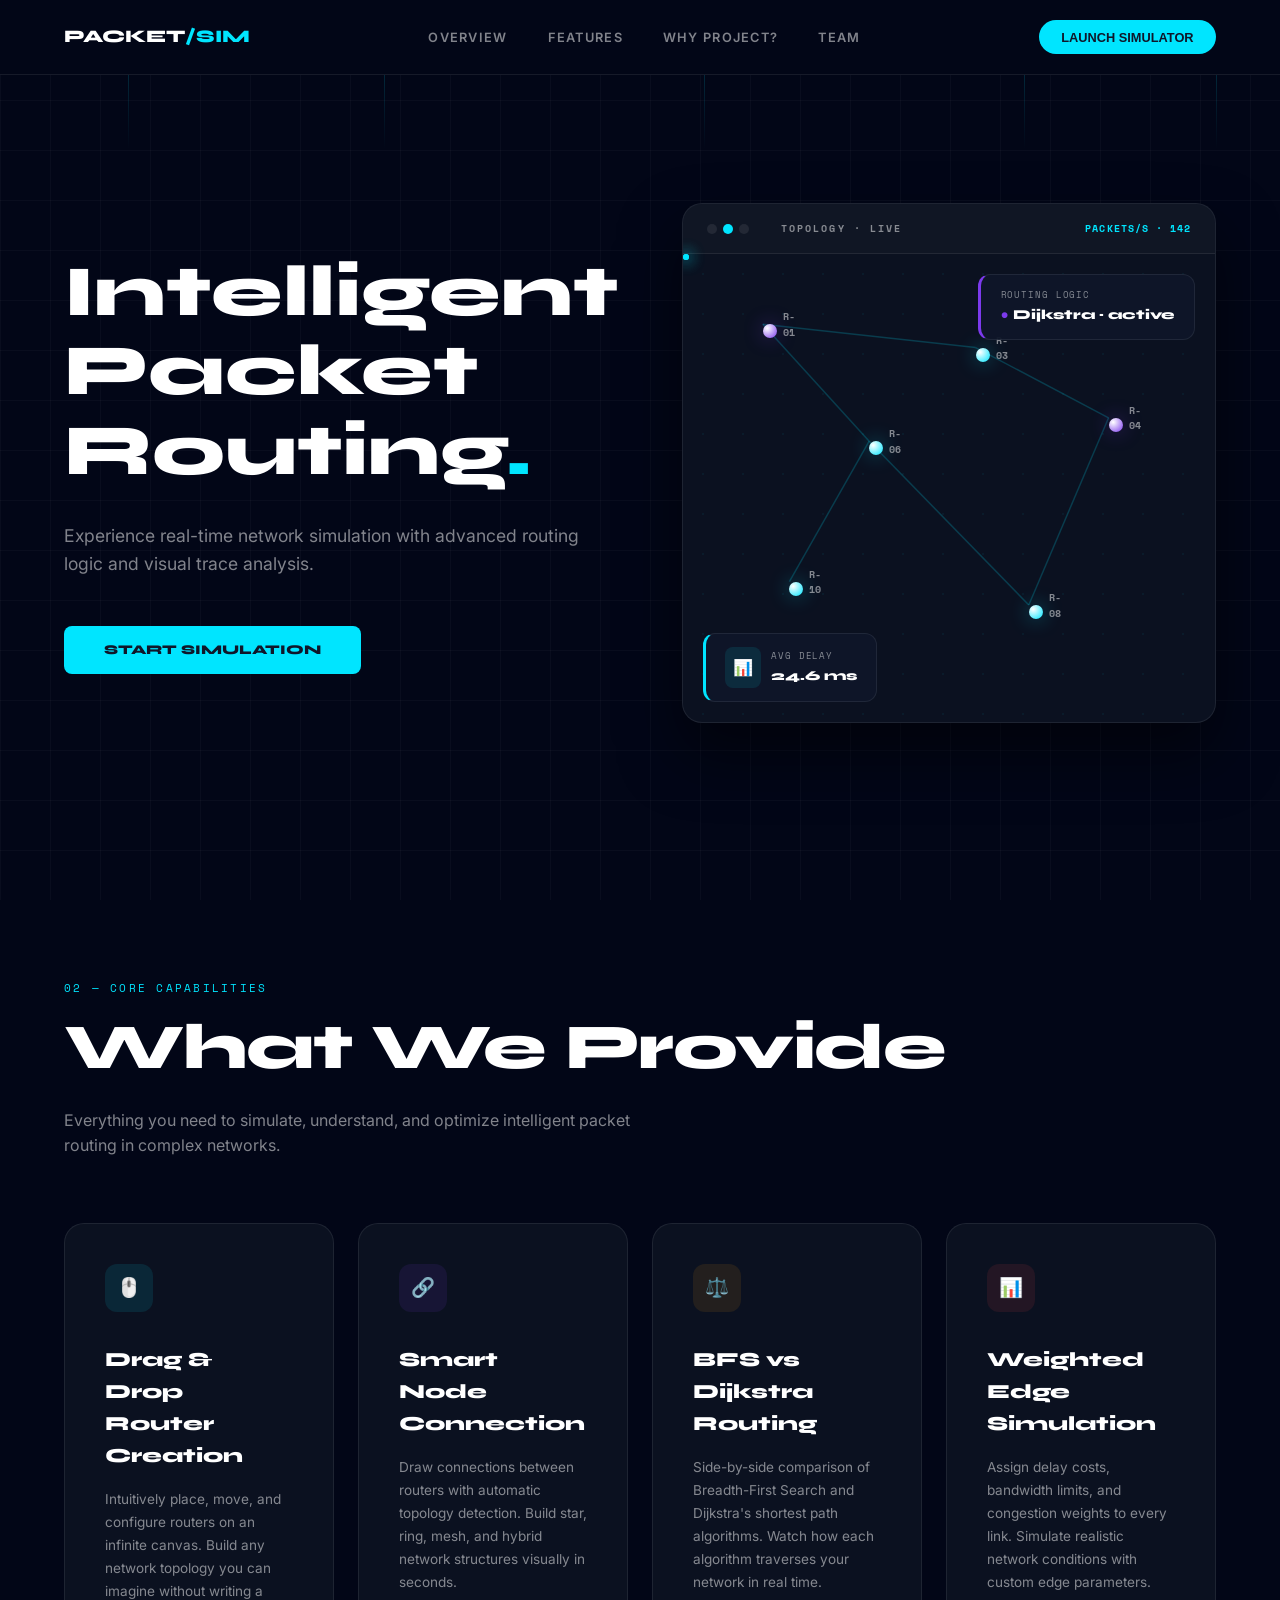
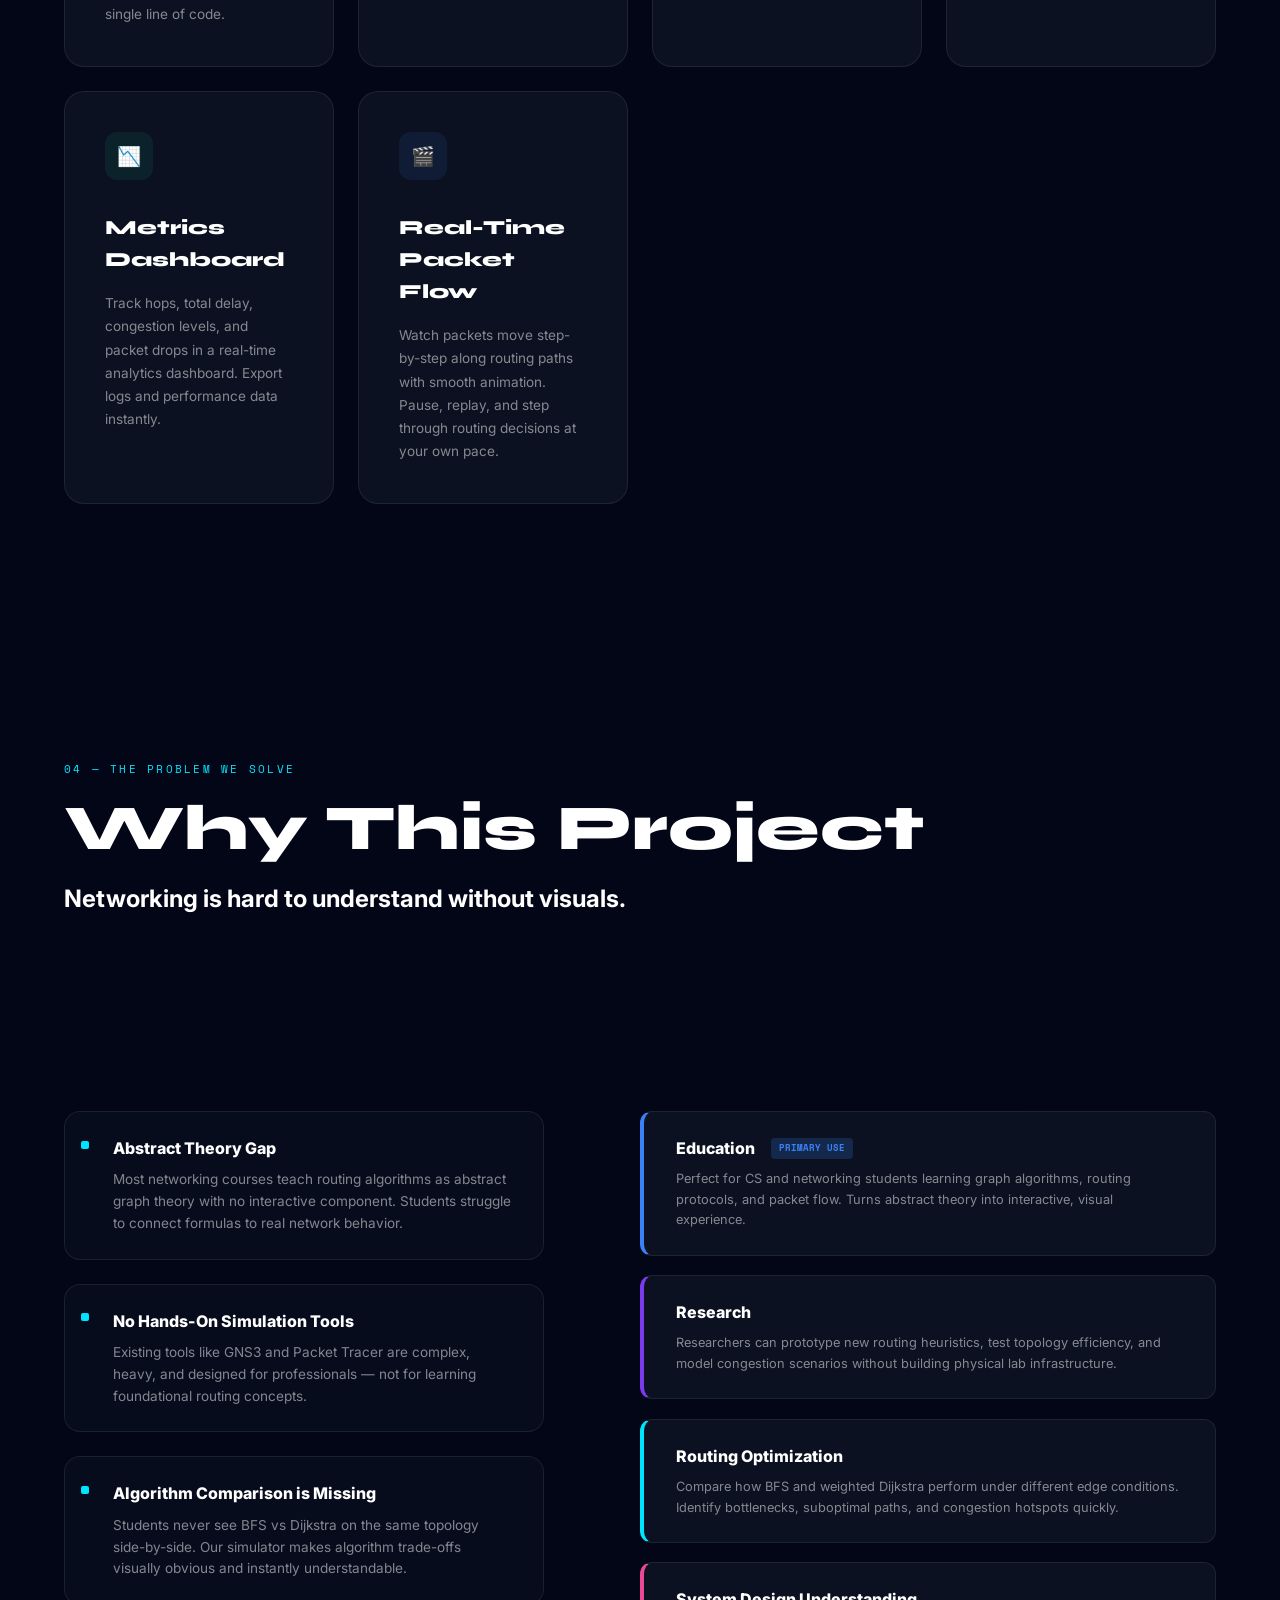
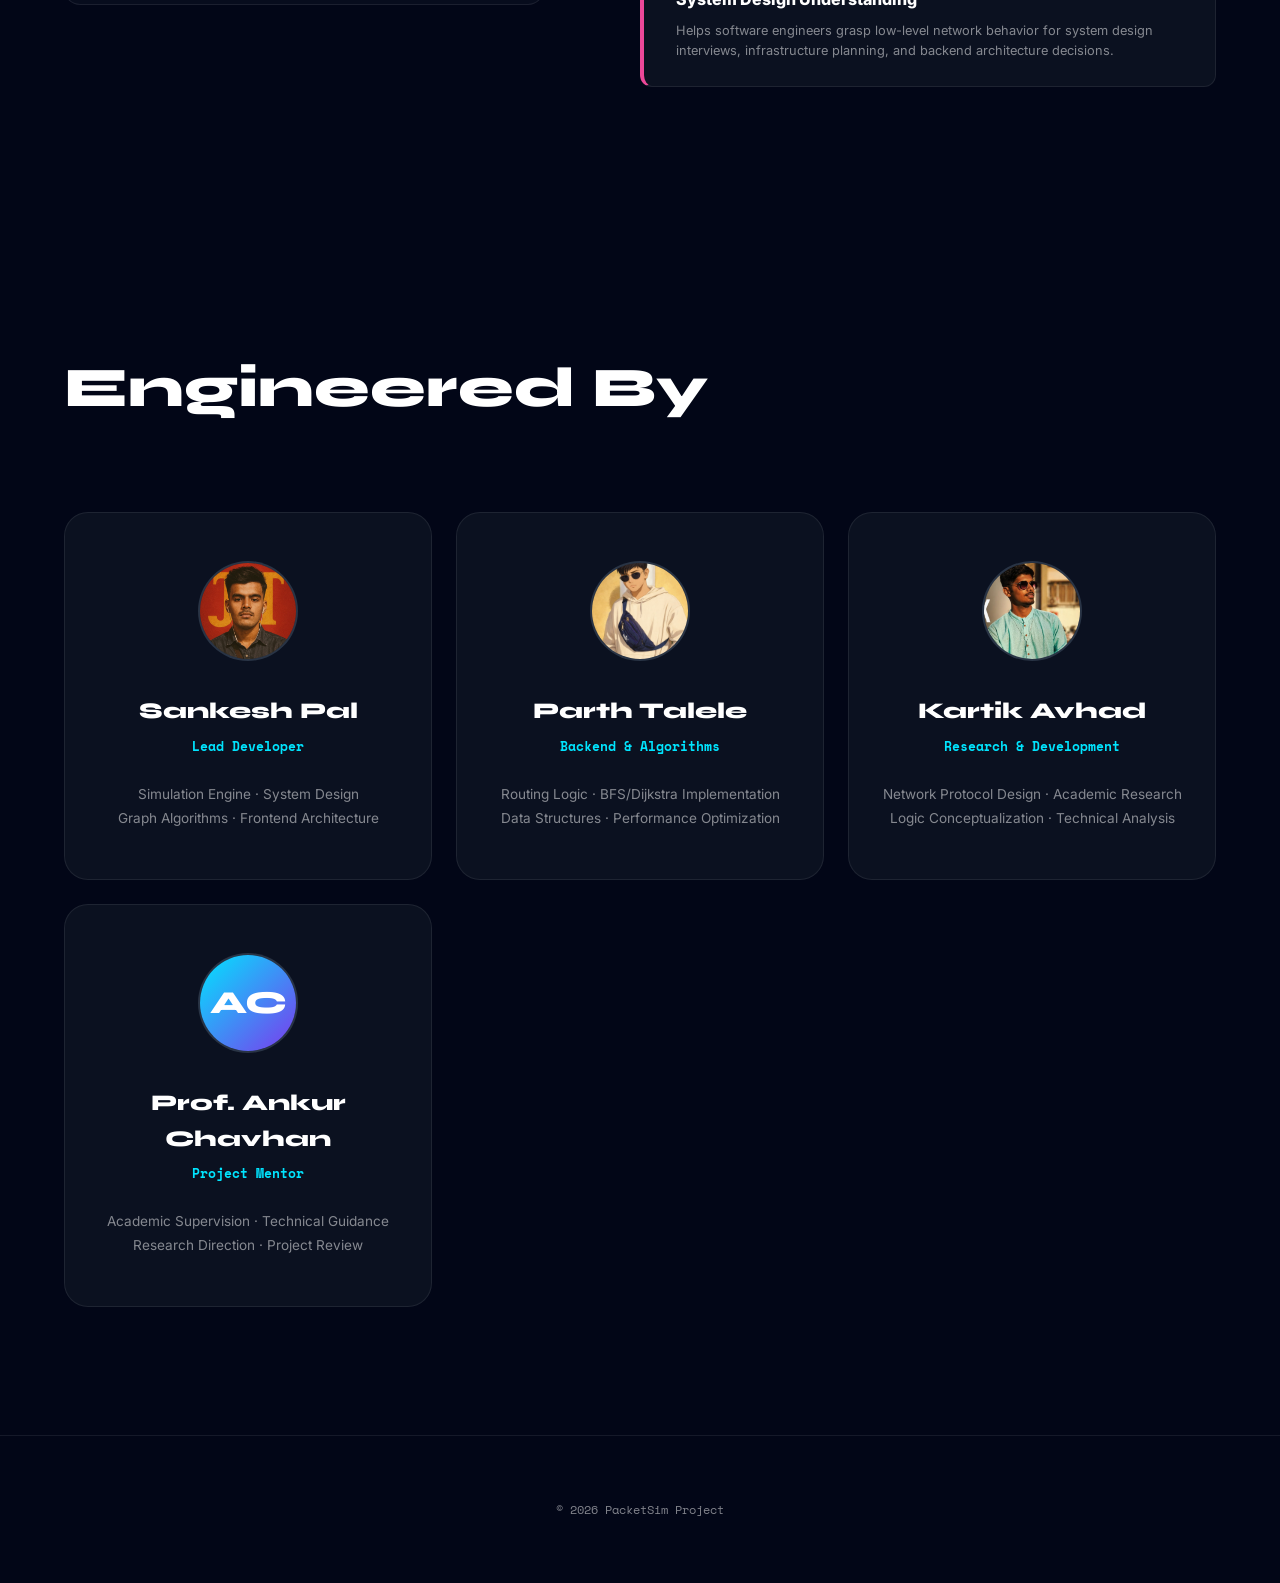
<file: packetsimulator-master/packetsimulator/src/main/resources/static/index.html>
<!DOCTYPE html>
<html lang="en">
<head>
<meta charset="UTF-8">
<meta name="viewport" content="width=device-width, initial-scale=1.0">
<title>Network Packet Simulator — Intelligent Routing, Visualized</title>
<link rel="preconnect" href="https://fonts.googleapis.com">
<link href="https://fonts.googleapis.com/css2?family=Syne:wght@700;800&family=Inter:wght@400;500;600;700&family=Space+Mono:wght@400;700&display=swap" rel="stylesheet">
<style>
:root {
  --bg: #020617;
  --surface: #0f172a;
  --accent: #00e5ff;
  --accent-alt: #7c3aed;
  --text-main: #ffffff;
  --text-muted: rgba(255, 255, 255, 0.5);
  --border: rgba(255, 255, 255, 0.08);
  --font-sans: 'Inter', sans-serif;
  --font-mono: 'Space Mono', monospace;
  --font-display: 'Syne', sans-serif;
}

* { margin: 0; padding: 0; box-sizing: border-box; }

body {
  background: var(--bg);
  color: var(--text-main);
  font-family: var(--font-sans);
  line-height: 1.6;
  -webkit-font-smoothing: antialiased;
  overflow-x: hidden;
}

/* BACKGROUND ANIMATION */
.bg-layer {
  position: fixed;
  top: 0; left: 0;
  width: 100%; height: 100%;
  z-index: -1;
  pointer-events: none;
  background: var(--bg);
}

.bg-grid {
  position: absolute;
  inset: 0;
  background-image: 
    linear-gradient(var(--border) 1px, transparent 1px),
    linear-gradient(90deg, var(--border) 1px, transparent 1px);
  background-size: 50px 50px;
  opacity: 0.4;
  animation: grid-scroll 20s linear infinite;
}

@keyframes grid-scroll {
  0% { transform: translateY(0); }
  100% { transform: translateY(50px); }
}

.bg-stream {
  position: absolute;
  width: 1px;
  height: 150px;
  background: linear-gradient(to bottom, transparent, var(--accent), transparent);
  opacity: 0.15;
  animation: stream-flow linear infinite;
}

@keyframes stream-flow {
  0% { transform: translateY(-200px); opacity: 0; }
  20% { opacity: 0.15; }
  80% { opacity: 0.15; }
  100% { transform: translateY(110vh); opacity: 0; }
}

/* NAV */
nav {
  position: sticky; top: 0; z-index: 100;
  padding: 1.25rem 4rem;
  display: flex; align-items: center; justify-content: space-between;
  background: var(--bg);
  border-bottom: 1px solid var(--border);
}
.nav-logo { font-family: var(--font-display); font-weight: 800; font-size: 1.1rem; }
.nav-logo span { color: var(--accent); }
.nav-links { display: flex; gap: 2.5rem; list-style: none; }
.nav-links a { font-size: 0.8rem; color: var(--text-muted); text-decoration: none; font-weight: 600; text-transform: uppercase; letter-spacing: 0.1em; }
.nav-cta { background: var(--accent); color: #0f172a; border: none; padding: 0.6rem 1.4rem; border-radius: 100px; font-size: 0.8rem; cursor: pointer; font-weight: 800; text-transform: uppercase; }

/* HERO */
#hero { padding: 8rem 4rem; display: grid; grid-template-columns: 1fr 1.2fr; align-items: center; gap: 4rem; }
h1 { font-family: var(--font-display); font-size: clamp(3rem, 6vw, 4.5rem); font-weight: 800; line-height: 1.1; margin-bottom: 2rem; }
h1 .dot { color: var(--accent); }
.hero-desc { font-size: 1.1rem; color: var(--text-muted); max-width: 520px; margin-bottom: 3rem; }
.btn-primary { background: var(--accent); color: #0f172a; border: none; padding: 1rem 2.5rem; border-radius: 8px; font-family: var(--font-display); font-weight: 800; cursor: pointer; text-transform: uppercase; }

/* VIRTUAL TERMINAL VISUAL */
.terminal-window {
  background: #0b1120;
  border: 1px solid var(--border);
  border-radius: 20px;
  height: 520px;
  position: relative;
  overflow: hidden;
  box-shadow: 0 30px 60px rgba(0,0,0,0.5);
}
.terminal-header { height: 50px; padding: 0 1.5rem; display: flex; align-items: center; border-bottom: 1px solid var(--border); background: rgba(255,255,255,0.02); }
.dots { display: flex; gap: 6px; margin-right: 2rem; }
.dot-btn { width: 10px; height: 10px; border-radius: 50%; background: var(--border); }
.dot-btn.active { background: var(--accent); }
.terminal-title { font-family: var(--font-mono); font-size: 0.65rem; font-weight: 700; color: var(--text-muted); letter-spacing: 0.2em; text-transform: uppercase; }
.stats { margin-left: auto; color: var(--accent); font-family: var(--font-mono); font-size: 0.65rem; font-weight: 700; letter-spacing: 0.1em; }
.terminal-body { position: relative; height: calc(100% - 50px); background-image: radial-gradient(rgba(0, 229, 255, 0.05) 1px, transparent 1px); background-size: 40px 40px; }

.node { position: absolute; width: 14px; height: 14px; background: radial-gradient(circle at 30% 30%, #fff, var(--accent)); border-radius: 50%; z-index: 2; box-shadow: 0 0 20px rgba(0, 229, 255, 0.4); }
.node.alt { background: radial-gradient(circle at 30% 30%, #fff, var(--accent-alt)); box-shadow: 0 0 20px rgba(124, 58, 237, 0.4); }
.node-label { position: absolute; top: -15px; left: 20px; font-family: var(--font-mono); font-size: 0.6rem; color: var(--text-muted); font-weight: 700; }
.packet { position: absolute; width: 6px; height: 6px; background: var(--accent); border-radius: 50%; z-index: 3; box-shadow: 0 0 15px var(--accent); }

.float-card { position: absolute; padding: 0.8rem 1.2rem; background: rgba(15, 23, 42, 0.9); border: 1px solid var(--border); border-radius: 12px; backdrop-filter: blur(10px); z-index: 10; }
.routing-card { top: 20px; right: 20px; border-left: 3px solid var(--accent-alt); }
.delay-card { bottom: 20px; left: 20px; display: flex; align-items: center; gap: 10px; border-left: 3px solid var(--accent); }
.card-label { font-size: 0.55rem; font-family: var(--font-mono); color: var(--text-muted); text-transform: uppercase; letter-spacing: 0.1em; display: block; margin-bottom: 2px; }
.card-val { font-size: 0.85rem; font-weight: 800; font-family: var(--font-display); }

@keyframes flow-p1 { 0% { top: 15%; left: 15%; } 100% { top: 40%; left: 35%; } }
@keyframes flow-p2 { 0% { top: 75%; left: 65%; } 100% { top: 35%; left: 80%; } }
.p1 { animation: flow-p1 3s infinite linear; }
.p2 { animation: flow-p2 4s infinite alternate ease-in-out; }

/* FEATURES */
#features { padding: 8rem 4rem; max-width: 1400px; margin: 0 auto; }
.features-header { margin-bottom: 4rem; }
.features-tag { font-family: var(--font-mono); font-size: 0.7rem; color: var(--accent); letter-spacing: 0.2em; text-transform: uppercase; margin-bottom: 1rem; display: block; }
.features-title { font-family: var(--font-display); font-size: 4rem; font-weight: 800; line-height: 1.1; margin-bottom: 1.5rem; letter-spacing: -0.02em; }
.features-desc { color: var(--text-muted); max-width: 600px; font-size: 1rem; }
.features-grid { display: grid; grid-template-columns: repeat(auto-fit, minmax(260px, 1fr)); gap: 1.5rem; }
.feature-card { background: #0b1120; border: 1px solid var(--border); border-radius: 20px; padding: 2.5rem; transition: all 0.3s ease; }
.feature-card:hover { border-color: var(--accent); transform: translateY(-5px); }
.feature-icon { width: 48px; height: 48px; background: rgba(0, 229, 255, 0.1); border-radius: 12px; display: flex; align-items: center; justify-content: center; margin-bottom: 2rem; font-size: 1.2rem; color: var(--accent); }
.feature-card h3 { font-family: var(--font-display); font-size: 1.25rem; font-weight: 800; margin-bottom: 1rem; color: #ffffff; }
.feature-card p { font-size: 0.85rem; color: var(--text-muted); line-height: 1.7; }

/* WHY SECTION */
#why { padding: 8rem 4rem; max-width: 1400px; margin: 0 auto; display: grid; grid-template-columns: 1fr 1.2fr; gap: 6rem; align-items: start; }
.why-header { grid-column: 1 / -1; margin-bottom: 4rem; }
.why-tag { font-family: var(--font-mono); font-size: 0.7rem; color: var(--accent); letter-spacing: 0.2em; text-transform: uppercase; margin-bottom: 1rem; display: block; }
.why-title { font-family: var(--font-display); font-size: 4rem; font-weight: 800; line-height: 1.1; margin-bottom: 1rem; }
.why-subtitle { font-size: 1.5rem; font-weight: 700; color: #ffffff; margin-bottom: 2rem; }
.problem-list { display: flex; flex-direction: column; gap: 1.5rem; }
.problem-card { background: rgba(15, 23, 42, 0.4); border: 1px solid var(--border); border-radius: 16px; padding: 1.5rem 2rem; position: relative; }
.problem-card::before { content: ""; position: absolute; left: 1rem; top: 1.8rem; width: 8px; height: 8px; background: var(--accent); border-radius: 2px; }
.problem-card h4 { font-size: 1rem; font-weight: 800; margin-bottom: 0.5rem; padding-left: 1rem; }
.problem-card p { font-size: 0.85rem; color: var(--text-muted); padding-left: 1rem; line-height: 1.6; }
.usecase-list { display: flex; flex-direction: column; gap: 1.2rem; }
.usecase-card { background: #0b1120; border: 1px solid var(--border); border-left: 4px solid var(--accent); border-radius: 12px; padding: 1.5rem 2rem; }
.usecase-card.edu { border-left-color: #3b82f6; }
.usecase-card.res { border-left-color: #7c3aed; }
.usecase-card.opt { border-left-color: #00e5ff; }
.usecase-card.sys { border-left-color: #ec4899; }
.usecase-header { display: flex; align-items: center; gap: 1rem; margin-bottom: 0.5rem; }
.usecase-header h4 { font-size: 1rem; font-weight: 800; }
.primary-badge { font-family: var(--font-mono); font-size: 0.55rem; font-weight: 800; padding: 0.2rem 0.5rem; background: rgba(59, 130, 246, 0.2); color: #3b82f6; border-radius: 4px; text-transform: uppercase; }
.usecase-card p { font-size: 0.8rem; color: var(--text-muted); line-height: 1.6; }

/* TEAM */
section#team { padding: 8rem 4rem; max-width: 1400px; margin: 0 auto; }
.section-title { font-family: var(--font-display); font-size: 3.5rem; font-weight: 800; text-align: left; margin-bottom: 5rem; }
.team-grid { display: grid; grid-template-columns: repeat(auto-fit, minmax(280px, 1fr)); gap: 1.5rem; }
.team-card { background: #0b1120; border: 1px solid var(--border); border-radius: 24px; padding: 3rem 2rem; text-align: center; transition: all 0.3s; }
.team-card:hover { border-color: var(--accent); transform: translateY(-5px); }
.team-avatar { width: 100px; height: 100px; border-radius: 50%; margin: 0 auto 2rem; overflow: hidden; background: #1e293b; display: flex; align-items: center; justify-content: center; border: 2px solid rgba(255,255,255,0.05); }
.team-avatar img { width: 100%; height: 100%; object-fit: cover; }
.avatar-placeholder { font-family: var(--font-display); font-size: 2rem; font-weight: 800; background: linear-gradient(135deg, #00e5ff, #7c3aed); width: 100%; height: 100%; display: flex; align-items: center; justify-content: center; color: white; }
.team-name { font-family: var(--font-display); font-size: 1.4rem; font-weight: 800; margin-bottom: 0.5rem; color: #ffffff; }
.team-role { font-family: var(--font-mono); font-size: 0.8rem; font-weight: 700; color: var(--accent); margin-bottom: 1.5rem; display: block; }
.team-desc { font-size: 0.85rem; color: var(--text-muted); line-height: 1.8; }

footer { padding: 4rem; border-top: 1px solid var(--border); text-align: center; color: var(--text-muted); font-family: var(--font-mono); font-size: 0.75rem; }

/* CUSTOM CURSOR */
.cursor-dot, .cursor-outline {
  pointer-events: none;
  position: fixed;
  top: 0; left: 0;
  border-radius: 50%;
  opacity: 0;
  transition: opacity 0.3s ease, transform 0.2s ease;
  z-index: 9999;
}
.cursor-dot {
  width: 8px; height: 8px;
  background-color: var(--accent);
}
.cursor-outline {
  width: 40px; height: 40px;
  border: 2px solid var(--accent);
}
body:hover .cursor-dot, body:hover .cursor-outline { opacity: 1; }

@media (pointer: coarse) {
  .cursor-dot, .cursor-outline { display: none; }
}

@media (max-width: 1024px) {
  #hero { grid-template-columns: 1fr; text-align: center; padding: 4rem 2rem; }
  .hero-desc { margin: 0 auto 3rem; }
  nav { padding: 1.25rem 2rem; }
  #why { grid-template-columns: 1fr; gap: 4rem; }
  .why-title { font-size: 3rem; }
}
</style>
</head>
<body style="cursor: none;">

<div class="bg-layer">
  <div class="bg-grid"></div>
  <div class="bg-stream" style="left: 10%; animation-duration: 8s; animation-delay: 0s;"></div>
  <div class="bg-stream" style="left: 30%; animation-duration: 12s; animation-delay: -2s;"></div>
  <div class="bg-stream" style="left: 55%; animation-duration: 10s; animation-delay: -5s;"></div>
  <div class="bg-stream" style="left: 80%; animation-duration: 15s; animation-delay: -1s;"></div>
  <div class="bg-stream" style="left: 95%; animation-duration: 9s; animation-delay: -3s;"></div>
</div>

<div class="cursor-dot"></div>
<div class="cursor-outline"></div>

<nav>
  <div class="nav-logo">PACKET<span>/SIM</span></div>
  <ul class="nav-links">
    <li><a href="#hero">Overview</a></li>
    <li><a href="#features">Features</a></li>
    <li><a href="#why">Why Project?</a></li>
    <li><a href="#team">Team</a></li>
  </ul>
  <button class="nav-cta" onclick="window.location.href='simulator.html'">Launch Simulator</button>
</nav>

<section id="hero">
  <div class="hero-left">
    <h1>Intelligent<br>Packet Routing<span class="dot">.</span></h1>
    <p class="hero-desc">Experience real-time network simulation with advanced routing logic and visual trace analysis.</p>
    <button class="btn-primary" onclick="window.location.href='simulator.html'">Start Simulation</button>
  </div>
  <div class="terminal-window">
    <div class="terminal-header">
      <div class="dots">
        <div class="dot-btn"></div>
        <div class="dot-btn active"></div>
        <div class="dot-btn"></div>
      </div>
      <div class="terminal-title">TOPOLOGY · LIVE</div>
      <div class="stats">PACKETS/S · 142</div>
    </div>
    <div class="terminal-body">
      <div class="routing-card float-card">
        <span class="card-label">Routing Logic</span>
        <div class="card-val"><span style="color: var(--accent-alt);">●</span> Dijkstra · active</div>
      </div>
      <div class="delay-card float-card">
        <div style="background: rgba(0,229,255,0.1); padding: 8px; border-radius: 8px; color: var(--accent);">📊</div>
        <div>
          <span class="card-label">Avg Delay</span>
          <div class="card-val">24.6 ms</div>
        </div>
      </div>
      <svg style="position: absolute; inset: 0; width: 100%; height: 100%; pointer-events: none;">
        <line x1="15%" y1="15%" x2="35%" y2="40%" stroke="rgba(0, 229, 255, 0.2)" stroke-width="1.5" />
        <line x1="35%" y1="40%" x2="65%" y2="75%" stroke="rgba(0, 229, 255, 0.2)" stroke-width="1.5" />
        <line x1="65%" y1="75%" x2="80%" y2="35%" stroke="rgba(0, 229, 255, 0.2)" stroke-width="1.5" />
        <line x1="80%" y1="35%" x2="55%" y2="20%" stroke="rgba(0, 229, 255, 0.2)" stroke-width="1.5" />
        <line x1="55%" y1="20%" x2="15%" y2="15%" stroke="rgba(0, 229, 255, 0.2)" stroke-width="1.5" />
        <line x1="35%" y1="40%" x2="20%" y2="70%" stroke="rgba(0, 229, 255, 0.2)" stroke-width="1.5" />
      </svg>
      <div class="node alt" style="top: 15%; left: 15%;"><div class="node-label">R-01</div></div>
      <div class="node" style="top: 40%; left: 35%;"><div class="node-label">R-06</div></div>
      <div class="node" style="top: 75%; left: 65%;"><div class="node-label">R-08</div></div>
      <div class="node alt" style="top: 35%; left: 80%;"><div class="node-label">R-04</div></div>
      <div class="node" style="top: 20%; left: 55%;"><div class="node-label">R-03</div></div>
      <div class="node" style="top: 70%; left: 20%;"><div class="node-label">R-10</div></div>
      <div class="packet p1"></div>
      <div class="packet p2"></div>
    </div>
  </div>
</section>

<section id="features">
  <div class="features-header">
    <span class="features-tag">02 — CORE CAPABILITIES</span>
    <h2 class="features-title">What We Provide</h2>
    <p class="features-desc">Everything you need to simulate, understand, and optimize intelligent packet routing in complex networks.</p>
  </div>
  <div class="features-grid">
    <div class="feature-card">
      <div class="feature-icon" style="background: rgba(0, 229, 255, 0.1);">🖱️</div>
      <h3>Drag & Drop Router Creation</h3>
      <p>Intuitively place, move, and configure routers on an infinite canvas. Build any network topology you can imagine without writing a single line of code.</p>
    </div>
    <div class="feature-card">
      <div class="feature-icon" style="background: rgba(124, 58, 237, 0.1); color: var(--accent-alt);">🔗</div>
      <h3>Smart Node Connection</h3>
      <p>Draw connections between routers with automatic topology detection. Build star, ring, mesh, and hybrid network structures visually in seconds.</p>
    </div>
    <div class="feature-card">
      <div class="feature-icon" style="background: rgba(245, 158, 11, 0.1); color: #f59e0b;">⚖️</div>
      <h3>BFS vs Dijkstra Routing</h3>
      <p>Side-by-side comparison of Breadth-First Search and Dijkstra's shortest path algorithms. Watch how each algorithm traverses your network in real time.</p>
    </div>
    <div class="feature-card">
      <div class="feature-icon" style="background: rgba(239, 68, 68, 0.1); color: #ef4444;">📊</div>
      <h3>Weighted Edge Simulation</h3>
      <p>Assign delay costs, bandwidth limits, and congestion weights to every link. Simulate realistic network conditions with custom edge parameters.</p>
    </div>
    <div class="feature-card">
      <div class="feature-icon" style="background: rgba(16, 185, 129, 0.1); color: #10b981;">📉</div>
      <h3>Metrics Dashboard</h3>
      <p>Track hops, total delay, congestion levels, and packet drops in a real-time analytics dashboard. Export logs and performance data instantly.</p>
    </div>
    <div class="feature-card">
      <div class="feature-icon" style="background: rgba(59, 130, 246, 0.1); color: #3b82f6;">🎬</div>
      <h3>Real-Time Packet Flow</h3>
      <p>Watch packets move step-by-step along routing paths with smooth animation. Pause, replay, and step through routing decisions at your own pace.</p>
    </div>
  </div>
</section>

<section id="why">
  <div class="why-header">
    <span class="why-tag">04 — THE PROBLEM WE SOLVE</span>
    <h2 class="why-title">Why This Project</h2>
    <p class="why-subtitle">Networking is hard to understand without visuals.</p>
  </div>
  
  <div class="problem-list">
    <div class="problem-card">
      <h4>Abstract Theory Gap</h4>
      <p>Most networking courses teach routing algorithms as abstract graph theory with no interactive component. Students struggle to connect formulas to real network behavior.</p>
    </div>
    <div class="problem-card">
      <h4>No Hands-On Simulation Tools</h4>
      <p>Existing tools like GNS3 and Packet Tracer are complex, heavy, and designed for professionals — not for learning foundational routing concepts.</p>
    </div>
    <div class="problem-card">
      <h4>Algorithm Comparison is Missing</h4>
      <p>Students never see BFS vs Dijkstra on the same topology side-by-side. Our simulator makes algorithm trade-offs visually obvious and instantly understandable.</p>
    </div>
  </div>

  <div class="usecase-list">
    <div class="usecase-card edu">
      <div class="usecase-header">
        <h4>Education</h4>
        <span class="primary-badge">Primary Use</span>
      </div>
      <p>Perfect for CS and networking students learning graph algorithms, routing protocols, and packet flow. Turns abstract theory into interactive, visual experience.</p>
    </div>
    <div class="usecase-card res">
      <div class="usecase-header">
        <h4>Research</h4>
      </div>
      <p>Researchers can prototype new routing heuristics, test topology efficiency, and model congestion scenarios without building physical lab infrastructure.</p>
    </div>
    <div class="usecase-card opt">
      <div class="usecase-header">
        <h4>Routing Optimization</h4>
      </div>
      <p>Compare how BFS and weighted Dijkstra perform under different edge conditions. Identify bottlenecks, suboptimal paths, and congestion hotspots quickly.</p>
    </div>
    <div class="usecase-card sys">
      <div class="usecase-header">
        <h4>System Design Understanding</h4>
      </div>
      <p>Helps software engineers grasp low-level network behavior for system design interviews, infrastructure planning, and backend architecture decisions.</p>
    </div>
  </div>
</section>

<section id="team">
  <h2 class="section-title">Engineered By</h2>
  <div class="team-grid">
    <div class="team-card">
      <div class="team-avatar"><img src="img/team/sankesh.jpeg"></div>
      <h3 class="team-name">Sankesh Pal</h3>
      <span class="team-role">Lead Developer</span>
      <p class="team-desc">Simulation Engine · System Design<br>Graph Algorithms · Frontend Architecture</p>
    </div>
    <div class="team-card">
      <div class="team-avatar"><img src="img/team/parth.jpeg"></div>
      <h3 class="team-name">Parth Talele</h3>
      <span class="team-role">Backend & Algorithms</span>
      <p class="team-desc">Routing Logic · BFS/Dijkstra Implementation<br>Data Structures · Performance Optimization</p>
    </div>
    <div class="team-card">
      <div class="team-avatar"><img src="img/team/kartik.jpeg"></div>
      <h3 class="team-name">Kartik Avhad</h3>
      <span class="team-role">Research & Development</span>
      <p class="team-desc">Network Protocol Design · Academic Research<br>Logic Conceptualization · Technical Analysis</p>
    </div>
    <div class="team-card">
      <div class="team-avatar"><div class="avatar-placeholder">AC</div></div>
      <h3 class="team-name">Prof. Ankur Chavhan</h3>
      <span class="team-role">Project Mentor</span>
      <p class="team-desc">Academic Supervision · Technical Guidance<br>Research Direction · Project Review</p>
    </div>
  </div>
</section>

<footer>
  &copy; 2026 PacketSim Project
</footer>

<script>
  const cursorDot = document.querySelector(".cursor-dot");
  const cursorOutline = document.querySelector(".cursor-outline");

  window.addEventListener("mousemove", (e) => {
    const posX = e.clientX;
    const posY = e.clientY;

    cursorDot.style.left = `${posX}px`;
    cursorDot.style.top = `${posY}px`;

    // Smooth lag effect for outline
    cursorOutline.animate({
      left: `${posX}px`,
      top: `${posY}px`
    }, { duration: 500, fill: "forwards" });
  });

  // Scale up on hover
  const interactive = document.querySelectorAll('button, a, .feature-card, .team-card');
  interactive.forEach(el => {
    el.addEventListener('mouseenter', () => {
      cursorOutline.style.transform = 'translate(-50%, -50%) scale(1.5)';
      cursorOutline.style.backgroundColor = 'rgba(0, 229, 255, 0.1)';
    });
    el.addEventListener('mouseleave', () => {
      cursorOutline.style.transform = 'translate(-50%, -50%) scale(1)';
      cursorOutline.style.backgroundColor = 'transparent';
    });
  });

  // Initial centering
  cursorDot.style.transform = 'translate(-50%, -50%)';
  cursorOutline.style.transform = 'translate(-50%, -50%)';
</script>

</body>
</html>
</file>
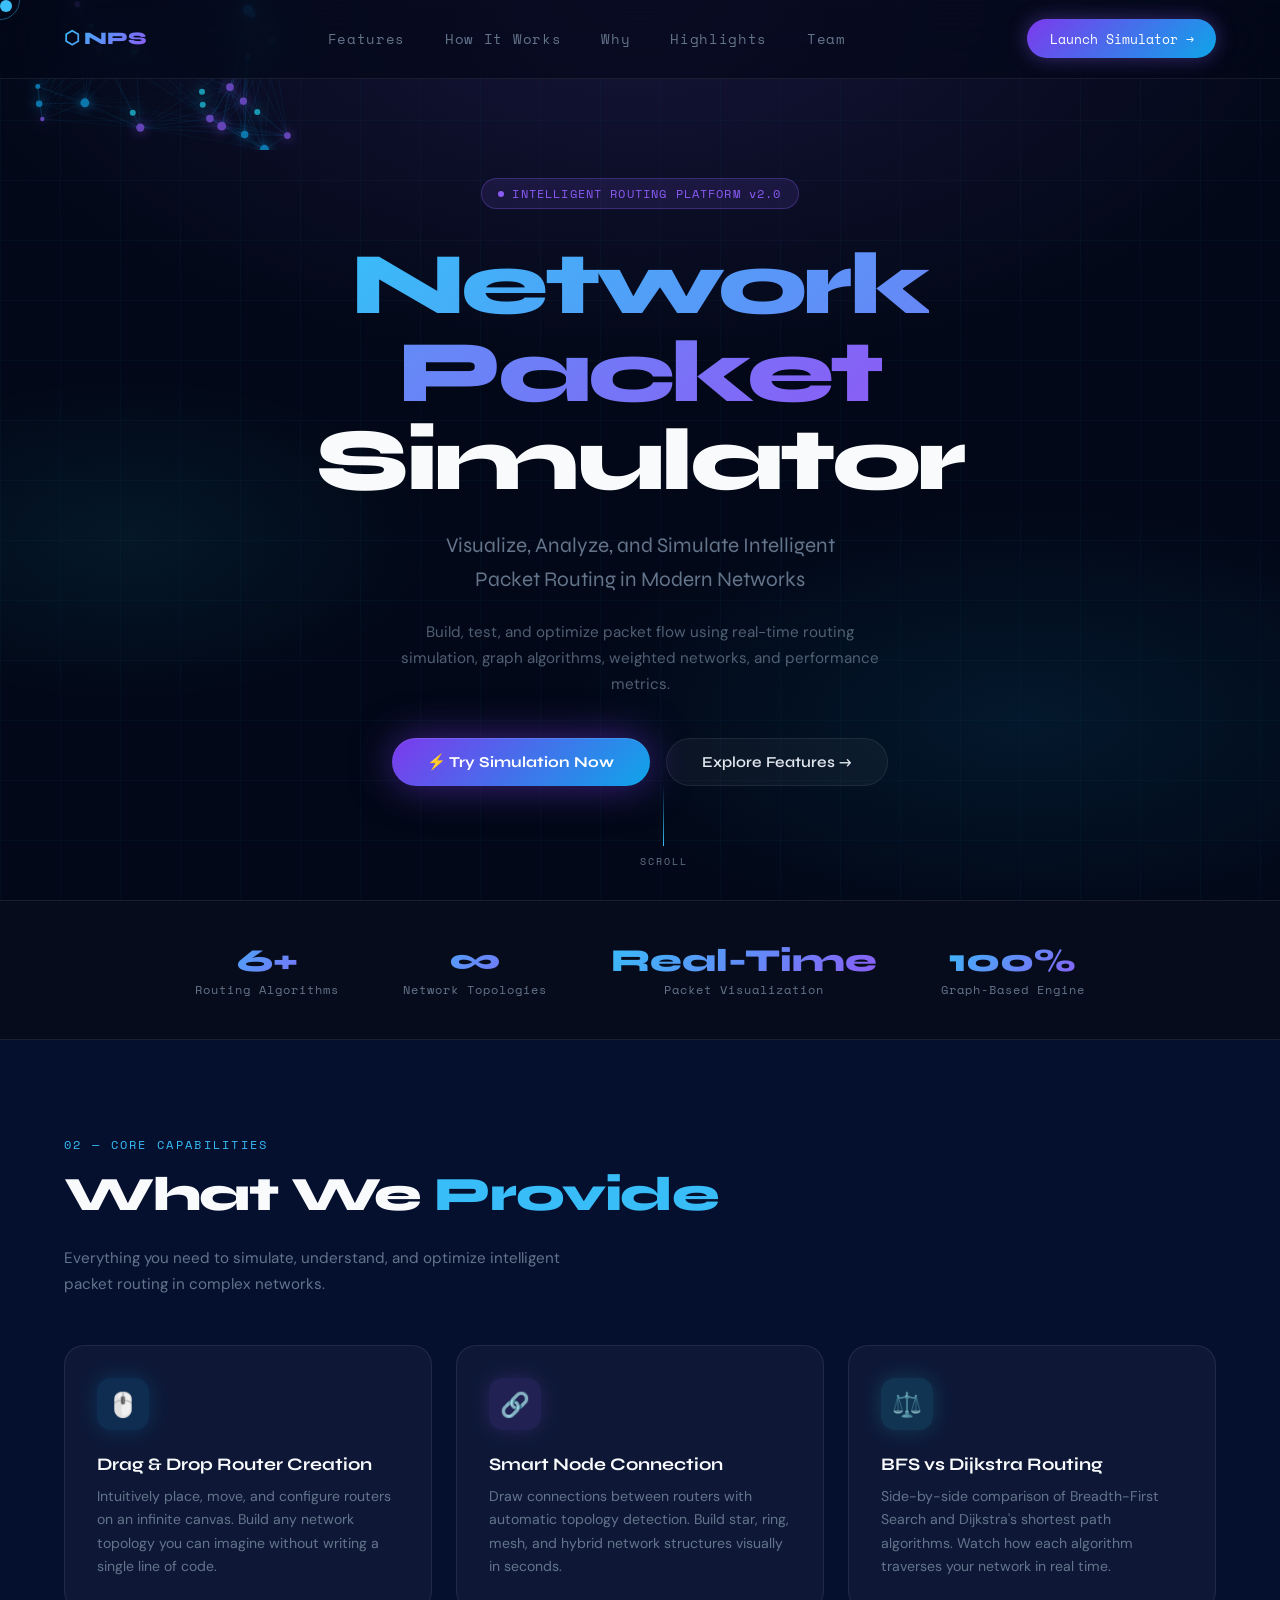
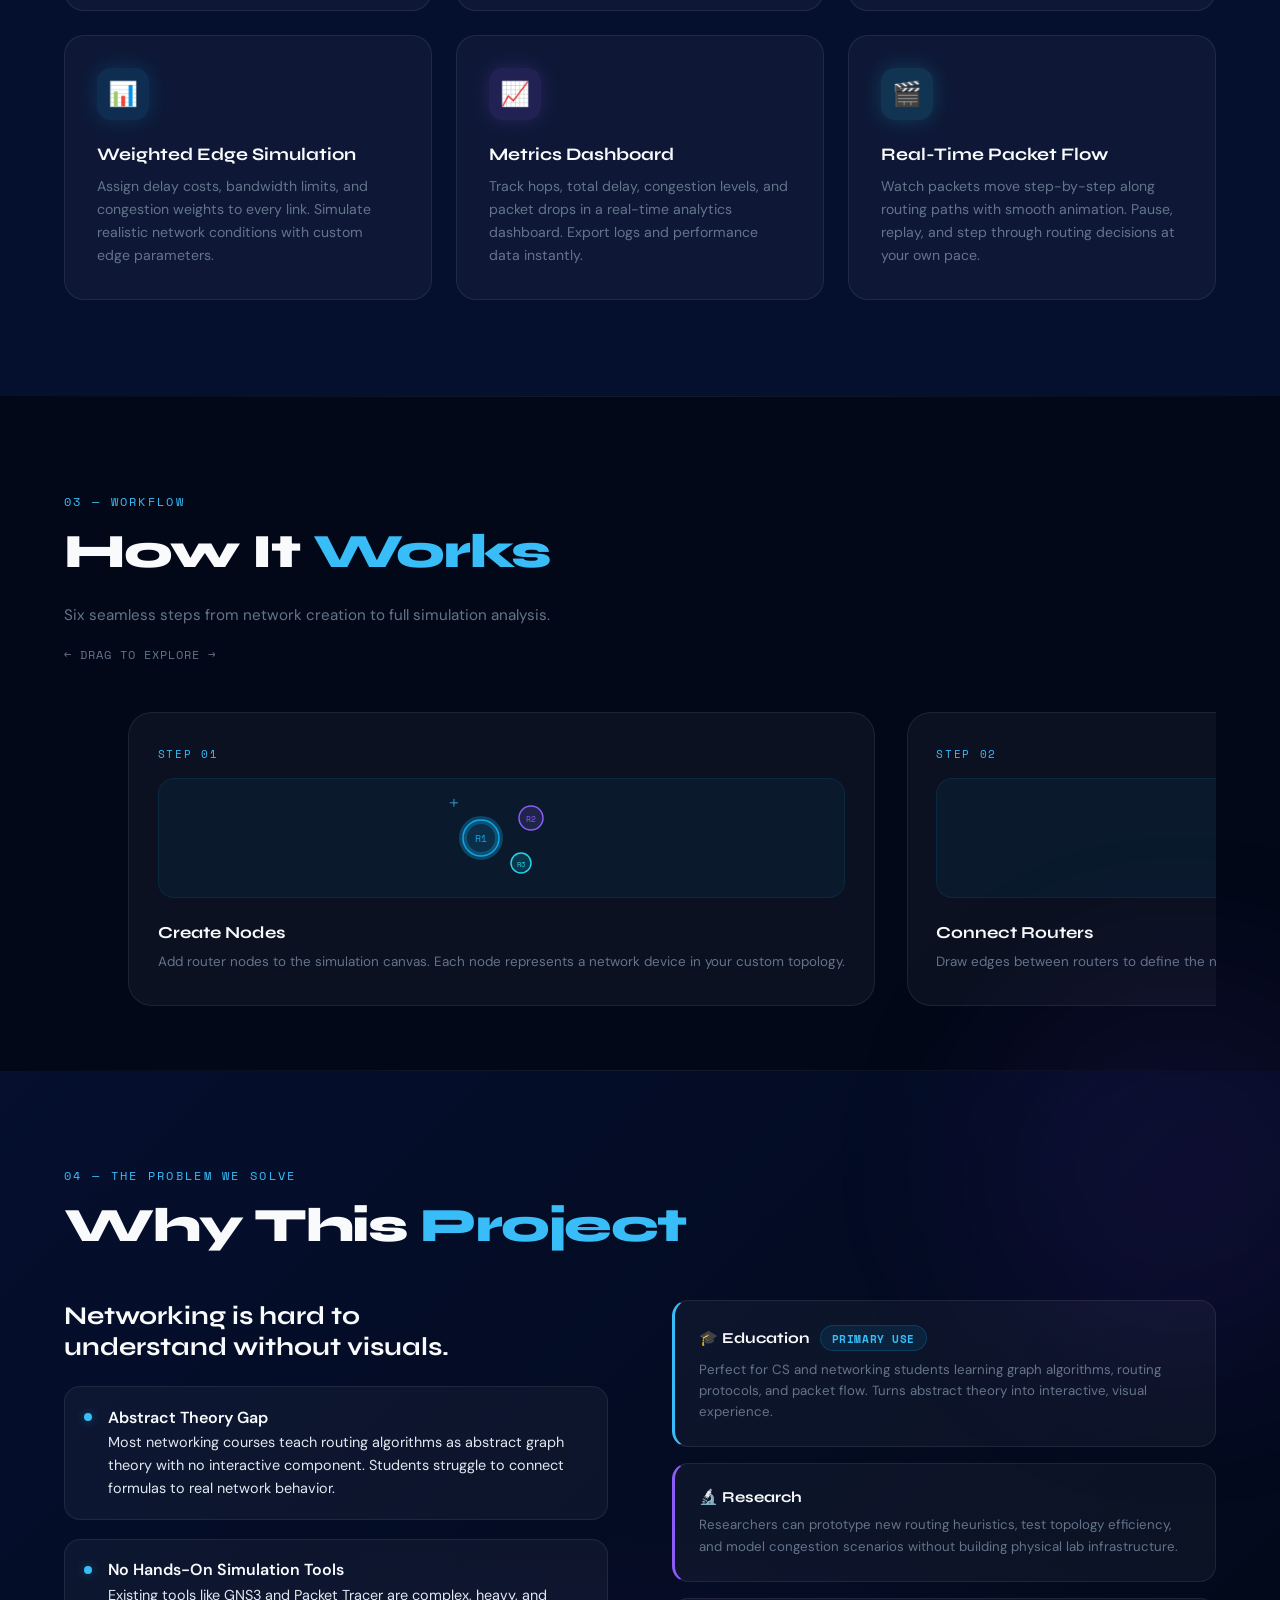
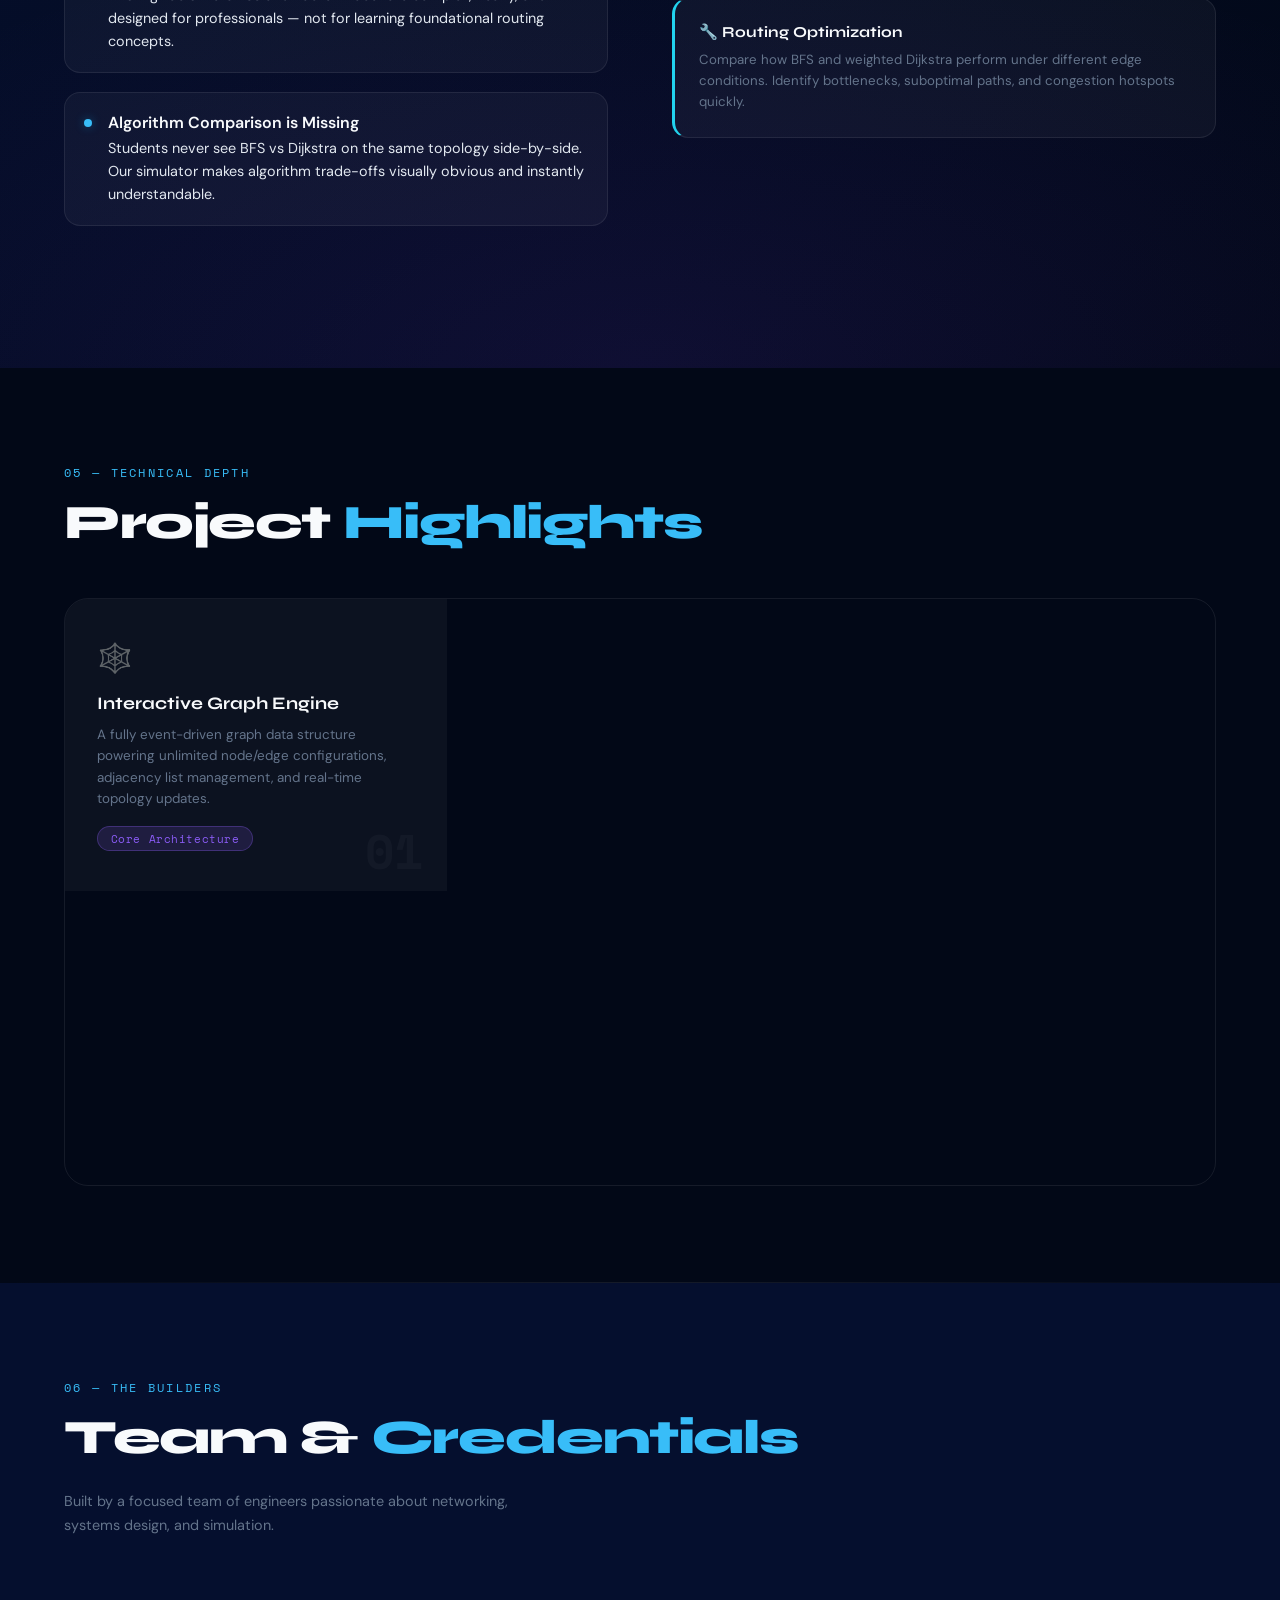
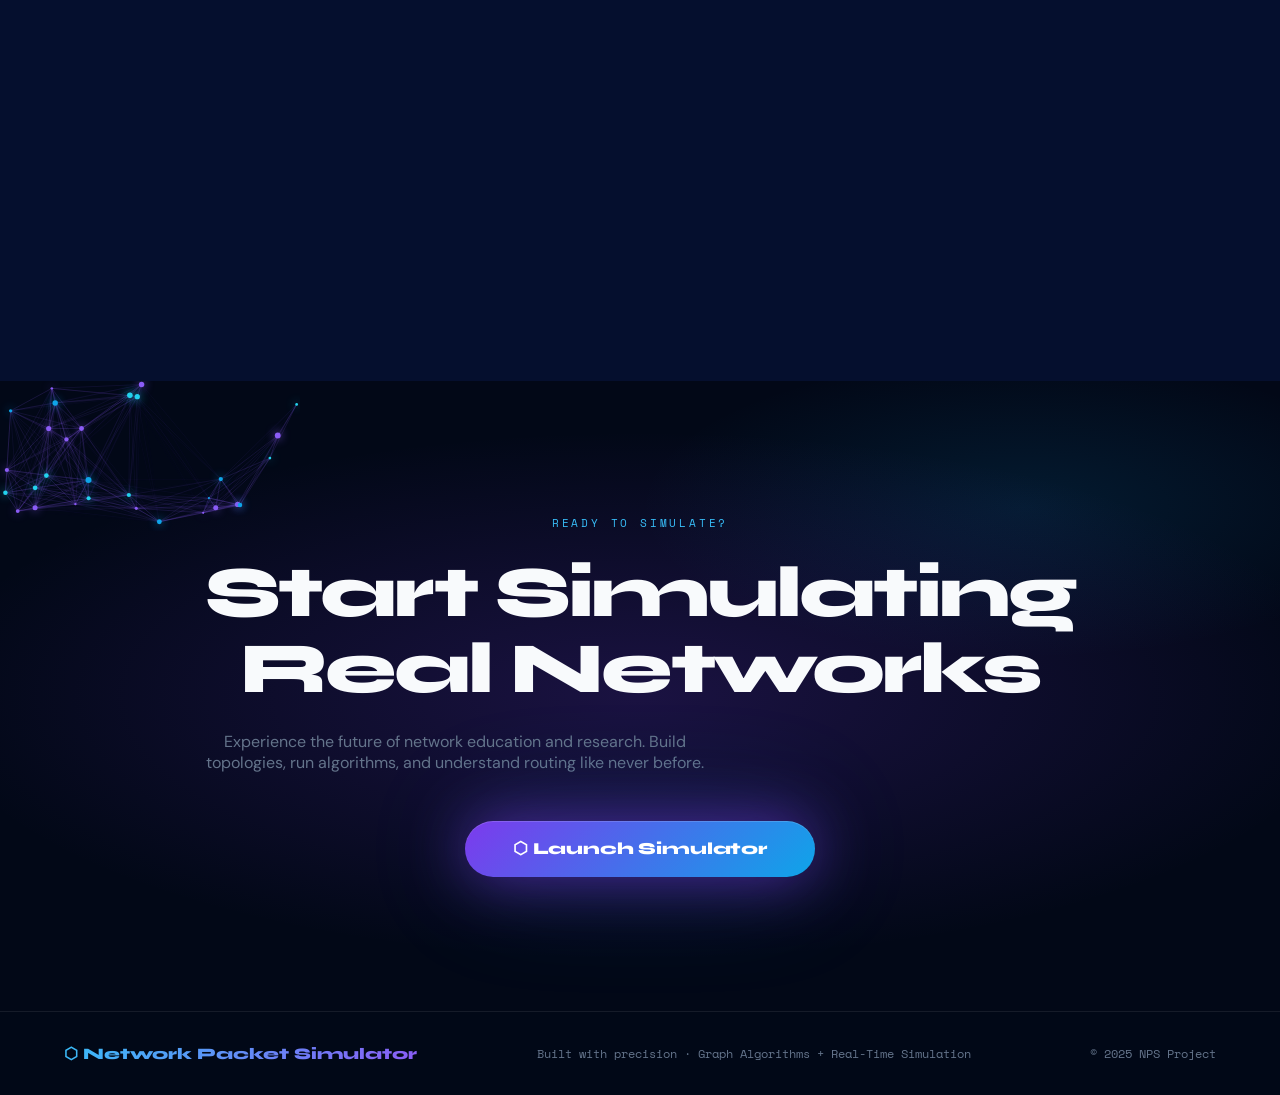
<file: packetsimulator-master/network-packet-simulator.html>
<!DOCTYPE html>
<html lang="en">
<head>
<meta charset="UTF-8">
<meta name="viewport" content="width=device-width, initial-scale=1.0">
<title>Network Packet Simulator — Intelligent Routing Platform</title>
<link rel="preconnect" href="https://fonts.googleapis.com">
<link href="https://fonts.googleapis.com/css2?family=Syne:wght@400;600;700;800&family=Space+Mono:wght@400;700&family=DM+Sans:wght@300;400;500&display=swap" rel="stylesheet">
<style>
:root {
  --navy: #020817;
  --deep: #050f2e;
  --blue: #0ea5e9;
  --electric: #38bdf8;
  --purple: #8b5cf6;
  --violet: #7c3aed;
  --cyan: #22d3ee;
  --glow-blue: rgba(14,165,233,0.4);
  --glow-purple: rgba(139,92,246,0.3);
  --glass: rgba(255,255,255,0.04);
  --glass-border: rgba(255,255,255,0.08);
  --text: #e2e8f0;
  --muted: #64748b;
  --bright: #f8fafc;
}

* { margin: 0; padding: 0; box-sizing: border-box; }

html { scroll-behavior: smooth; }

body {
  background: var(--navy);
  color: var(--text);
  font-family: 'DM Sans', sans-serif;
  overflow-x: hidden;
  cursor: none;
}

/* Custom cursor */
.cursor {
  width: 12px; height: 12px;
  background: var(--electric);
  border-radius: 50%;
  position: fixed;
  pointer-events: none;
  z-index: 9999;
  transition: transform 0.1s;
  mix-blend-mode: screen;
}
.cursor-ring {
  width: 40px; height: 40px;
  border: 1px solid rgba(56,189,248,0.4);
  border-radius: 50%;
  position: fixed;
  pointer-events: none;
  z-index: 9998;
  transition: all 0.15s ease;
}

/* Scrollbar */
::-webkit-scrollbar { width: 4px; }
::-webkit-scrollbar-track { background: var(--navy); }
::-webkit-scrollbar-thumb { background: var(--violet); border-radius: 2px; }

/* NAV */
nav {
  position: fixed; top: 0; left: 0; right: 0; z-index: 100;
  padding: 1.2rem 4rem;
  display: flex; align-items: center; justify-content: space-between;
  background: rgba(2,8,23,0.6);
  backdrop-filter: blur(24px);
  border-bottom: 1px solid var(--glass-border);
}
.nav-logo {
  font-family: 'Syne', sans-serif;
  font-weight: 800; font-size: 1.1rem;
  background: linear-gradient(135deg, var(--electric), var(--purple));
  -webkit-background-clip: text; -webkit-text-fill-color: transparent;
  letter-spacing: -0.02em;
}
.nav-links { display: flex; gap: 2.5rem; list-style: none; }
.nav-links a {
  font-size: 0.85rem; color: var(--muted); text-decoration: none;
  font-family: 'Space Mono', monospace;
  transition: color 0.2s;
  letter-spacing: 0.05em;
}
.nav-links a:hover { color: var(--electric); }
.nav-cta {
  background: linear-gradient(135deg, var(--violet), var(--blue));
  color: white; border: none; padding: 0.6rem 1.4rem;
  border-radius: 100px; font-size: 0.82rem; cursor: pointer;
  font-family: 'Space Mono', monospace;
  transition: all 0.3s;
  box-shadow: 0 0 20px rgba(139,92,246,0.4);
}
.nav-cta:hover { transform: translateY(-2px); box-shadow: 0 0 40px rgba(139,92,246,0.6); }

/* HERO */
#hero {
  min-height: 100vh;
  display: flex; align-items: center; justify-content: center;
  position: relative;
  overflow: hidden;
  padding: 8rem 4rem 4rem;
}

.hero-bg {
  position: absolute; inset: 0;
  background: radial-gradient(ellipse 80% 60% at 50% 0%, rgba(139,92,246,0.15) 0%, transparent 70%),
              radial-gradient(ellipse 60% 40% at 80% 80%, rgba(14,165,233,0.1) 0%, transparent 60%),
              radial-gradient(ellipse 40% 30% at 10% 60%, rgba(34,211,238,0.08) 0%, transparent 60%);
}

/* Canvas for particle network */
#networkCanvas {
  position: absolute; inset: 0;
  opacity: 0.7;
}

.hero-content {
  position: relative; z-index: 2;
  text-align: center;
  max-width: 900px;
}

.hero-badge {
  display: inline-flex; align-items: center; gap: 0.5rem;
  background: rgba(139,92,246,0.12);
  border: 1px solid rgba(139,92,246,0.3);
  border-radius: 100px;
  padding: 0.4rem 1rem;
  font-family: 'Space Mono', monospace;
  font-size: 0.72rem; color: var(--purple);
  letter-spacing: 0.1em;
  margin-bottom: 2rem;
  animation: fadeInUp 0.8s ease both;
}
.badge-dot {
  width: 6px; height: 6px;
  background: var(--purple); border-radius: 50%;
  animation: pulse 2s infinite;
}

@keyframes pulse {
  0%, 100% { opacity: 1; transform: scale(1); }
  50% { opacity: 0.4; transform: scale(1.5); }
}

h1 {
  font-family: 'Syne', sans-serif;
  font-size: clamp(3rem, 7vw, 5.5rem);
  font-weight: 800;
  line-height: 1.0;
  letter-spacing: -0.04em;
  color: var(--bright);
  animation: fadeInUp 0.8s 0.1s ease both;
}
h1 .gradient-text {
  background: linear-gradient(135deg, var(--electric) 0%, var(--purple) 50%, var(--cyan) 100%);
  -webkit-background-clip: text; -webkit-text-fill-color: transparent;
  background-size: 200% 200%;
  animation: gradientShift 4s ease infinite;
}

@keyframes gradientShift {
  0%, 100% { background-position: 0% 50%; }
  50% { background-position: 100% 50%; }
}

.hero-subtitle {
  font-family: 'Syne', sans-serif;
  font-size: clamp(1rem, 2vw, 1.3rem);
  color: var(--muted);
  margin: 1.5rem auto;
  max-width: 600px;
  line-height: 1.6;
  animation: fadeInUp 0.8s 0.2s ease both;
}

.hero-desc {
  font-size: 0.95rem; color: rgba(100,116,139,0.8);
  max-width: 500px; margin: 0 auto 2.5rem;
  line-height: 1.7;
  animation: fadeInUp 0.8s 0.3s ease both;
}

.hero-buttons {
  display: flex; gap: 1rem; justify-content: center; flex-wrap: wrap;
  animation: fadeInUp 0.8s 0.4s ease both;
}

.btn-primary {
  background: linear-gradient(135deg, var(--violet), var(--blue));
  color: white; border: none;
  padding: 0.9rem 2.2rem;
  border-radius: 100px;
  font-family: 'Syne', sans-serif; font-weight: 700;
  font-size: 0.95rem;
  cursor: pointer;
  position: relative; overflow: hidden;
  transition: all 0.3s;
  box-shadow: 0 0 40px rgba(124,58,237,0.5), inset 0 1px 0 rgba(255,255,255,0.1);
}
.btn-primary::before {
  content: ''; position: absolute; inset: 0;
  background: linear-gradient(135deg, rgba(255,255,255,0.1), transparent);
  opacity: 0; transition: opacity 0.3s;
}
.btn-primary:hover { transform: translateY(-3px); box-shadow: 0 0 60px rgba(124,58,237,0.7), inset 0 1px 0 rgba(255,255,255,0.1); }
.btn-primary:hover::before { opacity: 1; }

.btn-ghost {
  background: var(--glass);
  border: 1px solid var(--glass-border);
  color: var(--text);
  padding: 0.9rem 2.2rem;
  border-radius: 100px;
  font-family: 'Syne', sans-serif; font-weight: 600;
  font-size: 0.95rem;
  cursor: pointer;
  backdrop-filter: blur(10px);
  transition: all 0.3s;
}
.btn-ghost:hover {
  border-color: rgba(14,165,233,0.4);
  background: rgba(14,165,233,0.06);
  transform: translateY(-3px);
  box-shadow: 0 0 30px rgba(14,165,233,0.2);
}

/* Floating network visualization */
.hero-visual {
  position: absolute;
  bottom: -5%; left: 50%;
  transform: translateX(-50%);
  width: 100%; max-width: 1200px;
  height: 300px;
  z-index: 1;
}

/* STATS BAR */
.stats-bar {
  position: relative; z-index: 2;
  display: flex; justify-content: center; gap: 4rem; flex-wrap: wrap;
  padding: 2.5rem 4rem;
  background: rgba(255,255,255,0.02);
  border-top: 1px solid var(--glass-border);
  border-bottom: 1px solid var(--glass-border);
  animation: fadeInUp 0.8s 0.6s ease both;
}
.stat-item { text-align: center; }
.stat-num {
  font-family: 'Syne', sans-serif;
  font-size: 2rem; font-weight: 800;
  background: linear-gradient(135deg, var(--electric), var(--purple));
  -webkit-background-clip: text; -webkit-text-fill-color: transparent;
}
.stat-label { font-size: 0.78rem; color: var(--muted); font-family: 'Space Mono', monospace; letter-spacing: 0.08em; }

/* SECTION STYLES */
section { padding: 6rem 4rem; }

.section-label {
  font-family: 'Space Mono', monospace;
  font-size: 0.72rem; letter-spacing: 0.2em;
  color: var(--electric); text-transform: uppercase;
  margin-bottom: 1rem;
}
.section-title {
  font-family: 'Syne', sans-serif;
  font-size: clamp(2rem, 4vw, 3rem);
  font-weight: 800; letter-spacing: -0.03em;
  color: var(--bright); line-height: 1.1;
  margin-bottom: 1.5rem;
}
.section-title .accent { color: var(--electric); }

/* FEATURES */
#features { background: var(--deep); }
.features-grid {
  display: grid;
  grid-template-columns: repeat(auto-fit, minmax(320px, 1fr));
  gap: 1.5rem; margin-top: 3rem;
}

.feature-card {
  background: var(--glass);
  border: 1px solid var(--glass-border);
  border-radius: 20px;
  padding: 2rem;
  position: relative; overflow: hidden;
  transition: all 0.4s cubic-bezier(0.34, 1.56, 0.64, 1);
  cursor: default;
}
.feature-card::before {
  content: ''; position: absolute;
  inset: 0; border-radius: 20px;
  background: radial-gradient(circle at var(--mx, 50%) var(--my, 50%), rgba(139,92,246,0.12), transparent 60%);
  opacity: 0; transition: opacity 0.3s;
}
.feature-card:hover { transform: translateY(-8px) scale(1.01); border-color: rgba(14,165,233,0.3); }
.feature-card:hover::before { opacity: 1; }

.feature-icon {
  width: 52px; height: 52px;
  border-radius: 14px;
  display: flex; align-items: center; justify-content: center;
  font-size: 1.5rem;
  margin-bottom: 1.5rem;
  position: relative;
}
.feature-icon.blue { background: rgba(14,165,233,0.15); box-shadow: 0 0 20px rgba(14,165,233,0.2); }
.feature-icon.purple { background: rgba(139,92,246,0.15); box-shadow: 0 0 20px rgba(139,92,246,0.2); }
.feature-icon.cyan { background: rgba(34,211,238,0.15); box-shadow: 0 0 20px rgba(34,211,238,0.2); }

.feature-title {
  font-family: 'Syne', sans-serif;
  font-size: 1.1rem; font-weight: 700; color: var(--bright);
  margin-bottom: 0.6rem;
}
.feature-desc { font-size: 0.88rem; color: var(--muted); line-height: 1.65; }

/* HOW IT WORKS - horizontal scroll */
#how-it-works { overflow: hidden; padding-bottom: 0; }
.steps-track {
  display: flex; gap: 2rem;
  padding: 3rem 4rem 4rem;
  overflow-x: auto;
  scrollbar-width: none;
  -webkit-overflow-scrolling: touch;
  cursor: grab;
}
.steps-track:active { cursor: grabbing; }
.steps-track::-webkit-scrollbar { display: none; }

.step-card {
  min-width: 280px;
  background: var(--glass);
  border: 1px solid var(--glass-border);
  border-radius: 24px;
  padding: 2rem 1.8rem;
  position: relative;
  transition: all 0.4s;
  flex-shrink: 0;
}
.step-card:hover {
  border-color: rgba(14,165,233,0.4);
  transform: translateY(-6px);
  box-shadow: 0 20px 60px rgba(0,0,0,0.4), 0 0 40px rgba(14,165,233,0.1);
}

.step-num {
  font-family: 'Space Mono', monospace;
  font-size: 0.7rem; color: var(--electric);
  letter-spacing: 0.15em; margin-bottom: 1rem;
}
.step-visual {
  height: 120px; border-radius: 16px;
  background: rgba(14,165,233,0.06);
  border: 1px solid rgba(14,165,233,0.1);
  display: flex; align-items: center; justify-content: center;
  font-size: 2.5rem;
  margin-bottom: 1.5rem;
  overflow: hidden;
  position: relative;
}
.step-title {
  font-family: 'Syne', sans-serif;
  font-size: 1.05rem; font-weight: 700; color: var(--bright);
  margin-bottom: 0.5rem;
}
.step-desc { font-size: 0.84rem; color: var(--muted); line-height: 1.6; }

/* WHY SECTION */
#why {
  background: linear-gradient(135deg, var(--deep) 0%, var(--navy) 100%);
  position: relative;
}
#why::before {
  content: ''; position: absolute;
  top: 0; left: 0; right: 0; bottom: 0;
  background: radial-gradient(ellipse 80% 50% at 50% 100%, rgba(124,58,237,0.1), transparent);
}
.why-grid {
  display: grid; grid-template-columns: 1fr 1fr;
  gap: 4rem; margin-top: 3rem;
  position: relative;
}
.why-text h3 {
  font-family: 'Syne', sans-serif;
  font-size: 1.6rem; font-weight: 700; color: var(--bright);
  margin-bottom: 1.5rem;
}
.why-points { display: flex; flex-direction: column; gap: 1.2rem; }
.why-point {
  display: flex; gap: 1rem; align-items: flex-start;
  padding: 1.2rem;
  background: var(--glass);
  border: 1px solid var(--glass-border);
  border-radius: 16px;
  transition: all 0.3s;
}
.why-point:hover {
  border-color: rgba(14,165,233,0.3);
  transform: translateX(8px);
}
.why-dot {
  width: 8px; height: 8px; border-radius: 50%;
  background: var(--electric); flex-shrink: 0; margin-top: 0.4rem;
  box-shadow: 0 0 10px var(--glow-blue);
}
.why-point-text { font-size: 0.9rem; color: var(--text); line-height: 1.6; }
.why-point-title { font-weight: 600; color: var(--bright); margin-bottom: 0.2rem; }

.use-cases {
  display: grid; gap: 1rem;
}
.use-case {
  background: var(--glass);
  border: 1px solid var(--glass-border);
  border-radius: 16px;
  padding: 1.5rem;
  transition: all 0.4s;
  border-left: 3px solid transparent;
}
.use-case:hover {
  transform: translateY(-4px);
  box-shadow: 0 20px 40px rgba(0,0,0,0.3);
}
.use-case.education { border-left-color: var(--electric); }
.use-case.research { border-left-color: var(--purple); }
.use-case.routing { border-left-color: var(--cyan); }
.use-case.systems { border-left-color: #f472b6; }
.use-case-title {
  font-family: 'Syne', sans-serif;
  font-size: 0.95rem; font-weight: 700; color: var(--bright);
  margin-bottom: 0.5rem;
  display: flex; align-items: center; gap: 0.6rem;
}
.use-case-desc { font-size: 0.83rem; color: var(--muted); line-height: 1.6; }

/* HIGHLIGHTS */
#highlights { background: var(--navy); }
.highlights-grid {
  display: grid;
  grid-template-columns: repeat(3, 1fr);
  gap: 2px;
  margin-top: 3rem;
  border-radius: 24px; overflow: hidden;
  border: 1px solid var(--glass-border);
}
.highlight-cell {
  background: var(--glass);
  padding: 2.5rem 2rem;
  transition: all 0.4s;
  position: relative; overflow: hidden;
}
.highlight-cell:hover {
  background: rgba(255,255,255,0.06);
}
.highlight-cell::after {
  content: attr(data-index);
  position: absolute; bottom: 1rem; right: 1.5rem;
  font-family: 'Space Mono', monospace;
  font-size: 3rem; font-weight: 700;
  color: rgba(255,255,255,0.03);
  line-height: 1;
}
.highlight-icon { font-size: 1.8rem; margin-bottom: 1rem; }
.highlight-title {
  font-family: 'Syne', sans-serif;
  font-size: 1.1rem; font-weight: 700; color: var(--bright);
  margin-bottom: 0.6rem;
}
.highlight-desc { font-size: 0.84rem; color: var(--muted); line-height: 1.6; }
.highlight-tag {
  display: inline-block; margin-top: 1rem;
  background: rgba(139,92,246,0.15); border: 1px solid rgba(139,92,246,0.3);
  color: var(--purple); border-radius: 100px;
  padding: 0.2rem 0.8rem; font-size: 0.7rem;
  font-family: 'Space Mono', monospace; letter-spacing: 0.05em;
}
.highlight-tag.future {
  background: rgba(34,211,238,0.1); border-color: rgba(34,211,238,0.3);
  color: var(--cyan);
}

/* TEAM */
#team { background: var(--deep); }
.team-grid {
  display: grid;
  grid-template-columns: repeat(auto-fit, minmax(240px, 1fr));
  gap: 1.5rem; margin-top: 3rem;
}
.team-card {
  background: var(--glass);
  border: 1px solid var(--glass-border);
  border-radius: 24px;
  padding: 2rem;
  text-align: center;
  transition: all 0.4s cubic-bezier(0.34, 1.56, 0.64, 1);
  position: relative; overflow: hidden;
}
.team-card::before {
  content: ''; position: absolute;
  top: 0; left: 0; right: 0; height: 3px;
  background: linear-gradient(90deg, var(--violet), var(--blue), var(--cyan));
  opacity: 0; transition: opacity 0.3s;
}
.team-card:hover { transform: translateY(-10px); box-shadow: 0 30px 60px rgba(0,0,0,0.5); }
.team-card:hover::before { opacity: 1; }

.avatar {
  width: 72px; height: 72px;
  border-radius: 50%; margin: 0 auto 1.2rem;
  display: flex; align-items: center; justify-content: center;
  font-family: 'Syne', sans-serif; font-size: 1.5rem; font-weight: 800;
  position: relative;
}
.avatar::after {
  content: ''; position: absolute; inset: -3px;
  border-radius: 50%;
  background: linear-gradient(135deg, var(--violet), var(--blue), var(--cyan));
  z-index: -1;
}
.avatar.a1 { background: rgba(124,58,237,0.3); color: var(--purple); }
.avatar.a2 { background: rgba(14,165,233,0.3); color: var(--electric); }
.avatar.a3 { background: rgba(34,211,238,0.3); color: var(--cyan); }
.avatar.mentor { background: rgba(244,114,182,0.2); color: #f472b6; }

.team-name {
  font-family: 'Syne', sans-serif;
  font-size: 1.1rem; font-weight: 700; color: var(--bright);
  margin-bottom: 0.3rem;
}
.team-role { font-size: 0.8rem; color: var(--electric); font-family: 'Space Mono', monospace; margin-bottom: 0.8rem; }
.team-desc { font-size: 0.82rem; color: var(--muted); line-height: 1.6; }

/* FINAL CTA */
#cta {
  min-height: 70vh;
  display: flex; align-items: center; justify-content: center;
  text-align: center;
  position: relative; overflow: hidden;
  padding: 8rem 4rem;
}
.cta-bg {
  position: absolute; inset: 0;
  background: radial-gradient(ellipse 80% 60% at 50% 50%, rgba(124,58,237,0.2) 0%, transparent 70%),
              radial-gradient(ellipse 50% 40% at 80% 20%, rgba(14,165,233,0.12) 0%, transparent 60%);
}
#ctaCanvas { position: absolute; inset: 0; }
.cta-content { position: relative; z-index: 2; }
.cta-label {
  font-family: 'Space Mono', monospace;
  font-size: 0.7rem; letter-spacing: 0.25em;
  color: var(--electric); text-transform: uppercase; margin-bottom: 1.5rem;
}
.cta-title {
  font-family: 'Syne', sans-serif;
  font-size: clamp(2.5rem, 6vw, 4.5rem);
  font-weight: 800; letter-spacing: -0.04em;
  color: var(--bright); line-height: 1.05; margin-bottom: 1.5rem;
}
.cta-sub { font-size: 1rem; color: var(--muted); margin-bottom: 3rem; max-width: 500px; }

.btn-launch {
  background: linear-gradient(135deg, var(--violet) 0%, var(--blue) 100%);
  color: white; border: none;
  padding: 1.1rem 3rem;
  border-radius: 100px;
  font-family: 'Syne', sans-serif; font-weight: 800;
  font-size: 1.05rem;
  cursor: pointer;
  position: relative; overflow: hidden;
  transition: all 0.4s;
  box-shadow: 0 0 60px rgba(124,58,237,0.6), 0 0 120px rgba(14,165,233,0.2), inset 0 1px 0 rgba(255,255,255,0.15);
  letter-spacing: -0.01em;
}
.btn-launch:hover {
  transform: translateY(-4px) scale(1.03);
  box-shadow: 0 0 80px rgba(124,58,237,0.8), 0 0 160px rgba(14,165,233,0.3), inset 0 1px 0 rgba(255,255,255,0.15);
}
.btn-launch::after {
  content: ''; position: absolute;
  top: 50%; left: 50%; transform: translate(-50%, -50%);
  width: 0; height: 0;
  background: rgba(255,255,255,0.1);
  border-radius: 50%;
  transition: width 0.6s, height 0.6s;
}
.btn-launch:active::after { width: 300px; height: 300px; }

/* FOOTER */
footer {
  padding: 2rem 4rem;
  border-top: 1px solid var(--glass-border);
  display: flex; justify-content: space-between; align-items: center;
  background: rgba(2,8,23,0.8);
}
.footer-logo {
  font-family: 'Syne', sans-serif; font-weight: 800;
  background: linear-gradient(135deg, var(--electric), var(--purple));
  -webkit-background-clip: text; -webkit-text-fill-color: transparent;
}
.footer-copy { font-size: 0.78rem; color: var(--muted); font-family: 'Space Mono', monospace; }

/* ANIMATIONS */
@keyframes fadeInUp {
  from { opacity: 0; transform: translateY(30px); }
  to { opacity: 1; transform: translateY(0); }
}

@keyframes float {
  0%, 100% { transform: translateY(0px); }
  50% { transform: translateY(-12px); }
}

@keyframes nodeGlow {
  0%, 100% { box-shadow: 0 0 10px rgba(14,165,233,0.4); }
  50% { box-shadow: 0 0 30px rgba(14,165,233,0.8), 0 0 60px rgba(14,165,233,0.3); }
}

.reveal {
  opacity: 0; transform: translateY(40px);
  transition: all 0.7s cubic-bezier(0.16, 1, 0.3, 1);
}
.reveal.visible { opacity: 1; transform: translateY(0); }

/* Step visual SVG animations */
.node-pulse { animation: pulse 2s infinite; }
.packet-move { animation: packetTravel 3s infinite; }

@keyframes packetTravel {
  0% { transform: translate(0, 0); opacity: 1; }
  100% { transform: translate(100px, 20px); opacity: 0; }
}

/* Scroll indicator */
.scroll-indicator {
  position: absolute; bottom: 2rem; left: 50%; transform: translateX(-50%);
  display: flex; flex-direction: column; align-items: center; gap: 0.5rem;
  animation: fadeInUp 1s 1s ease both;
  z-index: 10;
}
.scroll-line {
  width: 1px; height: 60px;
  background: linear-gradient(to bottom, transparent, var(--electric));
  animation: scrollLine 2s ease infinite;
}
@keyframes scrollLine {
  0% { transform: scaleY(0); transform-origin: top; }
  50% { transform: scaleY(1); transform-origin: top; }
  51% { transform: scaleY(1); transform-origin: bottom; }
  100% { transform: scaleY(0); transform-origin: bottom; }
}
.scroll-text {
  font-family: 'Space Mono', monospace;
  font-size: 0.6rem; letter-spacing: 0.2em;
  color: var(--muted); text-transform: uppercase;
}

/* Responsive */
@media (max-width: 768px) {
  nav { padding: 1rem 1.5rem; }
  .nav-links { display: none; }
  section { padding: 4rem 1.5rem; }
  .why-grid { grid-template-columns: 1fr; }
  .highlights-grid { grid-template-columns: 1fr 1fr; }
  footer { flex-direction: column; gap: 1rem; text-align: center; }
  #hero { padding: 7rem 1.5rem 4rem; }
  .stats-bar { gap: 2rem; padding: 2rem 1.5rem; }
}

/* Grid lines bg */
.grid-bg {
  position: absolute; inset: 0;
  background-image:
    linear-gradient(rgba(14,165,233,0.04) 1px, transparent 1px),
    linear-gradient(90deg, rgba(14,165,233,0.04) 1px, transparent 1px);
  background-size: 60px 60px;
}

/* Glowing orbs */
.orb {
  position: absolute; border-radius: 50%;
  filter: blur(80px);
  pointer-events: none;
}

/* Section divider */
.section-divider {
  height: 1px;
  background: linear-gradient(90deg, transparent, var(--glass-border), transparent);
}

/* Progress indicator */
.progress-bar {
  position: fixed; top: 0; left: 0; height: 2px;
  background: linear-gradient(90deg, var(--violet), var(--electric), var(--cyan));
  z-index: 200;
  transition: width 0.1s;
  box-shadow: 0 0 10px rgba(14,165,233,0.5);
}

/* Chip */
.chip {
  display: inline-block;
  background: rgba(14,165,233,0.1); border: 1px solid rgba(14,165,233,0.2);
  color: var(--electric); border-radius: 100px;
  padding: 0.2rem 0.7rem; font-size: 0.7rem;
  font-family: 'Space Mono', monospace; letter-spacing: 0.05em;
}
</style>
</head>
<body>

<div class="cursor" id="cursor"></div>
<div class="cursor-ring" id="cursorRing"></div>
<div class="progress-bar" id="progressBar"></div>

<!-- NAV -->
<nav>
  <div class="nav-logo">⬡ NPS</div>
  <ul class="nav-links">
    <li><a href="#features">Features</a></li>
    <li><a href="#how-it-works">How It Works</a></li>
    <li><a href="#why">Why</a></li>
    <li><a href="#highlights">Highlights</a></li>
    <li><a href="#team">Team</a></li>
  </ul>
  <button class="nav-cta">Launch Simulator →</button>
</nav>

<!-- HERO -->
<section id="hero">
  <div class="hero-bg"></div>
  <div class="grid-bg"></div>
  <canvas id="networkCanvas"></canvas>

  <div class="hero-content">
    <div class="hero-badge">
      <span class="badge-dot"></span>
      INTELLIGENT ROUTING PLATFORM v2.0
    </div>

    <h1>
      <span class="gradient-text">Network Packet</span><br>
      Simulator
    </h1>

    <p class="hero-subtitle">
      Visualize, Analyze, and Simulate Intelligent<br>
      Packet Routing in Modern Networks
    </p>

    <p class="hero-desc">
      Build, test, and optimize packet flow using real-time routing simulation,
      graph algorithms, weighted networks, and performance metrics.
    </p>

    <div class="hero-buttons">
      <button class="btn-primary">⚡ Try Simulation Now</button>
      <button class="btn-ghost">Explore Features →</button>
    </div>
  </div>

  <div class="scroll-indicator">
    <div class="scroll-line"></div>
    <span class="scroll-text">Scroll</span>
  </div>
</section>

<!-- STATS -->
<div class="stats-bar reveal">
  <div class="stat-item">
    <div class="stat-num">6+</div>
    <div class="stat-label">Routing Algorithms</div>
  </div>
  <div class="stat-item">
    <div class="stat-num">∞</div>
    <div class="stat-label">Network Topologies</div>
  </div>
  <div class="stat-item">
    <div class="stat-num">Real-Time</div>
    <div class="stat-label">Packet Visualization</div>
  </div>
  <div class="stat-item">
    <div class="stat-num">100%</div>
    <div class="stat-label">Graph-Based Engine</div>
  </div>
</div>

<!-- FEATURES -->
<section id="features">
  <div class="section-label">02 — Core Capabilities</div>
  <div class="section-title">What We <span class="accent">Provide</span></div>
  <p style="color:var(--muted); font-size:0.95rem; max-width:520px; line-height:1.7;">Everything you need to simulate, understand, and optimize intelligent packet routing in complex networks.</p>

  <div class="features-grid">
    <div class="feature-card reveal">
      <div class="feature-icon blue">🖱️</div>
      <div class="feature-title">Drag & Drop Router Creation</div>
      <p class="feature-desc">Intuitively place, move, and configure routers on an infinite canvas. Build any network topology you can imagine without writing a single line of code.</p>
    </div>
    <div class="feature-card reveal">
      <div class="feature-icon purple">🔗</div>
      <div class="feature-title">Smart Node Connection</div>
      <p class="feature-desc">Draw connections between routers with automatic topology detection. Build star, ring, mesh, and hybrid network structures visually in seconds.</p>
    </div>
    <div class="feature-card reveal">
      <div class="feature-icon cyan">⚖️</div>
      <div class="feature-title">BFS vs Dijkstra Routing</div>
      <p class="feature-desc">Side-by-side comparison of Breadth-First Search and Dijkstra's shortest path algorithms. Watch how each algorithm traverses your network in real time.</p>
    </div>
    <div class="feature-card reveal">
      <div class="feature-icon blue">📊</div>
      <div class="feature-title">Weighted Edge Simulation</div>
      <p class="feature-desc">Assign delay costs, bandwidth limits, and congestion weights to every link. Simulate realistic network conditions with custom edge parameters.</p>
    </div>
    <div class="feature-card reveal">
      <div class="feature-icon purple">📈</div>
      <div class="feature-title">Metrics Dashboard</div>
      <p class="feature-desc">Track hops, total delay, congestion levels, and packet drops in a real-time analytics dashboard. Export logs and performance data instantly.</p>
    </div>
    <div class="feature-card reveal">
      <div class="feature-icon cyan">🎬</div>
      <div class="feature-title">Real-Time Packet Flow</div>
      <p class="feature-desc">Watch packets move step-by-step along routing paths with smooth animation. Pause, replay, and step through routing decisions at your own pace.</p>
    </div>
  </div>
</section>

<div class="section-divider"></div>

<!-- HOW IT WORKS -->
<section id="how-it-works">
  <div class="section-label">03 — Workflow</div>
  <div class="section-title">How It <span class="accent">Works</span></div>
  <p style="color:var(--muted); font-size:0.95rem; margin-bottom:1rem; max-width:500px; line-height:1.7;">Six seamless steps from network creation to full simulation analysis.</p>
  <p style="color:var(--muted); font-size:0.78rem; font-family:'Space Mono',monospace; letter-spacing:0.08em;">← DRAG TO EXPLORE →</p>

  <div class="steps-track" id="stepsTrack">
    <div class="step-card">
      <div class="step-num">STEP 01</div>
      <div class="step-visual">
        <svg width="140" height="100" viewBox="0 0 140 100">
          <circle cx="50" cy="50" r="18" fill="rgba(14,165,233,0.15)" stroke="#0ea5e9" stroke-width="1.5"/>
          <circle cx="50" cy="50" r="18" fill="none" stroke="rgba(14,165,233,0.3)" stroke-width="8" class="node-pulse"/>
          <text x="50" y="54" text-anchor="middle" fill="#0ea5e9" font-size="10" font-family="Space Mono">R1</text>
          <circle cx="100" cy="30" r="12" fill="rgba(139,92,246,0.15)" stroke="#8b5cf6" stroke-width="1.5"/>
          <text x="100" y="34" text-anchor="middle" fill="#8b5cf6" font-size="8" font-family="Space Mono">R2</text>
          <circle cx="90" cy="75" r="10" fill="rgba(34,211,238,0.15)" stroke="#22d3ee" stroke-width="1.5"/>
          <text x="90" y="79" text-anchor="middle" fill="#22d3ee" font-size="7" font-family="Space Mono">R3</text>
          <text x="18" y="20" fill="#38bdf8" font-size="18" opacity="0.6">+</text>
        </svg>
      </div>
      <div class="step-title">Create Nodes</div>
      <p class="step-desc">Add router nodes to the simulation canvas. Each node represents a network device in your custom topology.</p>
    </div>

    <div class="step-card">
      <div class="step-num">STEP 02</div>
      <div class="step-visual">
        <svg width="140" height="100" viewBox="0 0 140 100">
          <line x1="35" y1="50" x2="105" y2="50" stroke="url(#lineGrad)" stroke-width="2" stroke-dasharray="6 3"/>
          <line x1="60" y1="50" x2="100" y2="25" stroke="rgba(139,92,246,0.5)" stroke-width="1.5" stroke-dasharray="4 2"/>
          <line x1="60" y1="50" x2="100" y2="75" stroke="rgba(34,211,238,0.5)" stroke-width="1.5" stroke-dasharray="4 2"/>
          <defs><linearGradient id="lineGrad" x1="0%" y1="0%" x2="100%" y2="0%"><stop offset="0%" stop-color="#0ea5e9"/><stop offset="100%" stop-color="#8b5cf6"/></linearGradient></defs>
          <circle cx="35" cy="50" r="12" fill="rgba(14,165,233,0.2)" stroke="#0ea5e9" stroke-width="1.5"/>
          <circle cx="105" cy="50" r="12" fill="rgba(14,165,233,0.2)" stroke="#0ea5e9" stroke-width="1.5"/>
          <circle cx="60" cy="50" r="10" fill="rgba(139,92,246,0.2)" stroke="#8b5cf6" stroke-width="1.5"/>
          <circle cx="100" cy="25" r="8" fill="rgba(34,211,238,0.2)" stroke="#22d3ee" stroke-width="1.5"/>
          <circle cx="100" cy="75" r="8" fill="rgba(34,211,238,0.2)" stroke="#22d3ee" stroke-width="1.5"/>
        </svg>
      </div>
      <div class="step-title">Connect Routers</div>
      <p class="step-desc">Draw edges between routers to define the network structure. Create any topology from simple chains to complex mesh networks.</p>
    </div>

    <div class="step-card">
      <div class="step-num">STEP 03</div>
      <div class="step-visual">
        <svg width="140" height="100" viewBox="0 0 140 100">
          <line x1="30" y1="50" x2="110" y2="50" stroke="rgba(14,165,233,0.4)" stroke-width="2"/>
          <line x1="50" y1="50" x2="90" y2="25" stroke="rgba(139,92,246,0.4)" stroke-width="2"/>
          <rect x="60" y="40" width="20" height="10" rx="5" fill="rgba(14,165,233,0.2)" stroke="#38bdf8" stroke-width="1"/>
          <text x="70" y="48" text-anchor="middle" fill="#38bdf8" font-size="7" font-family="Space Mono">12</text>
          <rect x="55" y="28" width="16" height="9" rx="4" fill="rgba(139,92,246,0.2)" stroke="#8b5cf6" stroke-width="1"/>
          <text x="63" y="35" text-anchor="middle" fill="#8b5cf6" font-size="7" font-family="Space Mono">5</text>
          <circle cx="30" cy="50" r="10" fill="rgba(14,165,233,0.2)" stroke="#0ea5e9" stroke-width="1.5"/>
          <circle cx="110" cy="50" r="10" fill="rgba(14,165,233,0.2)" stroke="#0ea5e9" stroke-width="1.5"/>
          <circle cx="50" cy="50" r="8" fill="rgba(139,92,246,0.2)" stroke="#8b5cf6" stroke-width="1.5"/>
          <circle cx="90" cy="25" r="8" fill="rgba(34,211,238,0.2)" stroke="#22d3ee" stroke-width="1.5"/>
        </svg>
      </div>
      <div class="step-title">Assign Edge Weights</div>
      <p class="step-desc">Set delay costs and bandwidth on each link. Weighted edges simulate real-world routing decisions based on network conditions.</p>
    </div>

    <div class="step-card">
      <div class="step-num">STEP 04</div>
      <div class="step-visual">
        <svg width="140" height="100" viewBox="0 0 140 100">
          <rect x="25" y="30" width="40" height="40" rx="10" fill="rgba(14,165,233,0.1)" stroke="#0ea5e9" stroke-width="1.5"/>
          <text x="45" y="53" text-anchor="middle" fill="#0ea5e9" font-size="9" font-family="Space Mono" font-weight="bold">BFS</text>
          <rect x="75" y="30" width="40" height="40" rx="10" fill="rgba(139,92,246,0.15)" stroke="#8b5cf6" stroke-width="1.5"/>
          <text x="95" y="53" text-anchor="middle" fill="#8b5cf6" font-size="7" font-family="Space Mono" font-weight="bold">DIJKSTRA</text>
          <text x="70" y="20" text-anchor="middle" fill="#64748b" font-size="10">⚡</text>
          <path d="M 65 50 L 75 50" stroke="rgba(255,255,255,0.2)" stroke-width="2" stroke-dasharray="3 2"/>
        </svg>
      </div>
      <div class="step-title">Choose Algorithm</div>
      <p class="step-desc">Select BFS for unweighted shortest paths or Dijkstra for optimal cost-based routing. Switch between algorithms and compare results.</p>
    </div>

    <div class="step-card">
      <div class="step-num">STEP 05</div>
      <div class="step-visual">
        <svg width="140" height="100" viewBox="0 0 140 100">
          <line x1="25" y1="50" x2="115" y2="50" stroke="rgba(14,165,233,0.3)" stroke-width="2"/>
          <circle cx="25" cy="50" r="10" fill="rgba(14,165,233,0.3)" stroke="#0ea5e9" stroke-width="2"/>
          <circle cx="60" cy="50" r="8" fill="rgba(139,92,246,0.3)" stroke="#8b5cf6" stroke-width="2"/>
          <circle cx="95" cy="50" r="8" fill="rgba(34,211,238,0.3)" stroke="#22d3ee" stroke-width="2"/>
          <circle cx="115" cy="50" r="10" fill="rgba(14,165,233,0.3)" stroke="#0ea5e9" stroke-width="2"/>
          <rect x="38" y="43" width="12" height="8" rx="4" fill="#38bdf8" opacity="0.9">
            <animate attributeName="cx" values="0;55;0" dur="3s" repeatCount="indefinite"/>
            <animateTransform attributeName="transform" type="translate" values="0,0;35,0;0,0" dur="3s" repeatCount="indefinite"/>
          </rect>
          <text x="70" y="80" text-anchor="middle" fill="#22d3ee" font-size="8" font-family="Space Mono">SIMULATING...</text>
        </svg>
      </div>
      <div class="step-title">Run Simulation</div>
      <p class="step-desc">Launch the packet simulation and watch data travel through your network step-by-step. Control playback speed and follow each routing decision.</p>
    </div>

    <div class="step-card">
      <div class="step-num">STEP 06</div>
      <div class="step-visual">
        <svg width="140" height="100" viewBox="0 0 140 100">
          <rect x="15" y="60" width="16" height="25" rx="3" fill="rgba(14,165,233,0.6)" stroke="#0ea5e9" stroke-width="1"/>
          <rect x="38" y="45" width="16" height="40" rx="3" fill="rgba(139,92,246,0.6)" stroke="#8b5cf6" stroke-width="1"/>
          <rect x="61" y="35" width="16" height="50" rx="3" fill="rgba(34,211,238,0.6)" stroke="#22d3ee" stroke-width="1"/>
          <rect x="84" y="50" width="16" height="35" rx="3" fill="rgba(244,114,182,0.6)" stroke="#f472b6" stroke-width="1"/>
          <rect x="107" y="40" width="16" height="45" rx="3" fill="rgba(14,165,233,0.4)" stroke="#0ea5e9" stroke-width="1"/>
          <line x1="10" y1="87" x2="130" y2="87" stroke="rgba(255,255,255,0.1)" stroke-width="1"/>
          <text x="23" y="96" text-anchor="middle" fill="#64748b" font-size="6" font-family="Space Mono">HOP</text>
          <text x="46" y="96" text-anchor="middle" fill="#64748b" font-size="6" font-family="Space Mono">DLY</text>
          <text x="69" y="96" text-anchor="middle" fill="#64748b" font-size="6" font-family="Space Mono">PKT</text>
          <text x="92" y="96" text-anchor="middle" fill="#64748b" font-size="6" font-family="Space Mono">CGS</text>
          <text x="115" y="96" text-anchor="middle" fill="#64748b" font-size="6" font-family="Space Mono">DRP</text>
        </svg>
      </div>
      <div class="step-title">Analyze Metrics</div>
      <p class="step-desc">Review comprehensive performance data: hop counts, total delay, congestion maps, and drop rates. Export logs for further analysis.</p>
    </div>
  </div>
</section>

<div class="section-divider"></div>

<!-- WHY -->
<section id="why">
  <div class="orb" style="width:400px;height:400px;top:-100px;right:-100px;background:rgba(124,58,237,0.08);"></div>
  <div class="section-label">04 — The Problem We Solve</div>
  <div class="section-title">Why This <span class="accent">Project</span></div>

  <div class="why-grid">
    <div class="why-text">
      <h3>Networking is hard to<br>understand without visuals.</h3>
      <div class="why-points">
        <div class="why-point reveal">
          <div class="why-dot"></div>
          <div>
            <div class="why-point-title">Abstract Theory Gap</div>
            <div class="why-point-text">Most networking courses teach routing algorithms as abstract graph theory with no interactive component. Students struggle to connect formulas to real network behavior.</div>
          </div>
        </div>
        <div class="why-point reveal">
          <div class="why-dot"></div>
          <div>
            <div class="why-point-title">No Hands-On Simulation Tools</div>
            <div class="why-point-text">Existing tools like GNS3 and Packet Tracer are complex, heavy, and designed for professionals — not for learning foundational routing concepts.</div>
          </div>
        </div>
        <div class="why-point reveal">
          <div class="why-dot"></div>
          <div>
            <div class="why-point-title">Algorithm Comparison is Missing</div>
            <div class="why-point-text">Students never see BFS vs Dijkstra on the same topology side-by-side. Our simulator makes algorithm trade-offs visually obvious and instantly understandable.</div>
          </div>
        </div>
      </div>
    </div>

    <div class="use-cases">
      <div class="use-case education reveal">
        <div class="use-case-title">🎓 Education <span class="chip">PRIMARY USE</span></div>
        <div class="use-case-desc">Perfect for CS and networking students learning graph algorithms, routing protocols, and packet flow. Turns abstract theory into interactive, visual experience.</div>
      </div>
      <div class="use-case research reveal">
        <div class="use-case-title">🔬 Research</div>
        <div class="use-case-desc">Researchers can prototype new routing heuristics, test topology efficiency, and model congestion scenarios without building physical lab infrastructure.</div>
      </div>
      <div class="use-case routing reveal">
        <div class="use-case-title">🔧 Routing Optimization</div>
        <div class="use-case-desc">Compare how BFS and weighted Dijkstra perform under different edge conditions. Identify bottlenecks, suboptimal paths, and congestion hotspots quickly.</div>
      </div>
      <div class="use-case systems reveal">
        <div class="use-case-title">⚙️ System Design Understanding</div>
        <div class="use-case-desc">Helps software engineers grasp low-level network behavior for system design interviews, infrastructure planning, and backend architecture decisions.</div>
      </div>
    </div>
  </div>
</section>

<!-- HIGHLIGHTS -->
<section id="highlights">
  <div class="section-label">05 — Technical Depth</div>
  <div class="section-title">Project <span class="accent">Highlights</span></div>

  <div class="highlights-grid">
    <div class="highlight-cell reveal" data-index="01">
      <div class="highlight-icon">🕸️</div>
      <div class="highlight-title">Interactive Graph Engine</div>
      <p class="highlight-desc">A fully event-driven graph data structure powering unlimited node/edge configurations, adjacency list management, and real-time topology updates.</p>
      <span class="highlight-tag">Core Architecture</span>
    </div>
    <div class="highlight-cell reveal" data-index="02">
      <div class="highlight-icon">⚡</div>
      <div class="highlight-title">Event-Driven Simulation</div>
      <p class="highlight-desc">Packet routing events are queued and dispatched step-by-step, allowing granular control over simulation playback and state inspection at every hop.</p>
      <span class="highlight-tag">Simulation Engine</span>
    </div>
    <div class="highlight-cell reveal" data-index="03">
      <div class="highlight-icon">🧭</div>
      <div class="highlight-title">Routing Optimization</div>
      <p class="highlight-desc">Dijkstra's algorithm finds globally optimal weighted paths while BFS discovers minimum-hop routes. Both are visualized with animated path highlighting.</p>
      <span class="highlight-tag">Algorithms</span>
    </div>
    <div class="highlight-cell reveal" data-index="04">
      <div class="highlight-icon">📉</div>
      <div class="highlight-title">Performance Analysis</div>
      <p class="highlight-desc">Detailed per-simulation metrics: total delay, hop count, path efficiency score, and comparative analytics between algorithm runs on identical topologies.</p>
      <span class="highlight-tag">Analytics</span>
    </div>
    <div class="highlight-cell reveal" data-index="05">
      <div class="highlight-icon">🌊</div>
      <div class="highlight-title">Congestion Modeling</div>
      <p class="highlight-desc">Simulate network congestion with edge capacity limits. Watch packets queue, reroute, or drop as traffic exceeds modeled bandwidth thresholds in real time.</p>
      <span class="highlight-tag">Network Behavior</span>
    </div>
    <div class="highlight-cell reveal" data-index="06">
      <div class="highlight-icon">🤖</div>
      <div class="highlight-title">Future: AI-Based Routing</div>
      <p class="highlight-desc">Planned integration of reinforcement learning agents that adaptively route packets based on dynamic traffic patterns — no predefined routing tables needed.</p>
      <span class="highlight-tag future">Roadmap</span>
    </div>
  </div>
</section>

<div class="section-divider"></div>

<!-- TEAM -->
<section id="team">
  <div class="section-label">06 — The Builders</div>
  <div class="section-title">Team & <span class="accent">Credentials</span></div>
  <p style="color:var(--muted); font-size:0.9rem; max-width:500px; line-height:1.7;">Built by a focused team of engineers passionate about networking, systems design, and simulation.</p>

  <div class="team-grid" style="margin-top:3rem;">
    <div class="team-card reveal">
      <div class="avatar a1">YN</div>
      <div class="team-name">Your Name</div>
      <div class="team-role">Lead Developer</div>
      <p class="team-desc">Simulation Engine · System Design · Graph Algorithms · Frontend Architecture</p>
    </div>
    <div class="team-card reveal">
      <div class="avatar a2">T1</div>
      <div class="team-name">Teammate One</div>
      <div class="team-role">Backend & Algorithms</div>
      <p class="team-desc">Routing Logic · BFS/Dijkstra Implementation · Data Structures · Performance Optimization</p>
    </div>
    <div class="team-card reveal">
      <div class="avatar a3">T2</div>
      <div class="team-name">Teammate Two</div>
      <div class="team-role">UI/UX & Visualization</div>
      <p class="team-desc">Frontend Development · Packet Animation · Metrics Dashboard · Network Canvas</p>
    </div>
    <div class="team-card reveal">
      <div class="avatar mentor">MG</div>
      <div class="team-name">Prof. Mentor Guide</div>
      <div class="team-role">Project Mentor</div>
      <p class="team-desc">Academic Supervision · Technical Guidance · Research Direction · Project Review</p>
    </div>
  </div>
</section>

<!-- FINAL CTA -->
<section id="cta">
  <div class="cta-bg"></div>
  <canvas id="ctaCanvas"></canvas>

  <div class="cta-content">
    <div class="cta-label">Ready to simulate?</div>
    <h2 class="cta-title">Start Simulating<br>Real Networks</h2>
    <p class="cta-sub">Experience the future of network education and research. Build topologies, run algorithms, and understand routing like never before.</p>
    <button class="btn-launch">⬡ Launch Simulator</button>
  </div>
</section>

<!-- FOOTER -->
<footer>
  <div class="footer-logo">⬡ Network Packet Simulator</div>
  <div class="footer-copy">Built with precision · Graph Algorithms + Real-Time Simulation</div>
  <div class="footer-copy">© 2025 NPS Project</div>
</footer>

<script>
// Cursor
const cursor = document.getElementById('cursor');
const ring = document.getElementById('cursorRing');
let mouseX = 0, mouseY = 0, ringX = 0, ringY = 0;

document.addEventListener('mousemove', e => {
  mouseX = e.clientX; mouseY = e.clientY;
  cursor.style.left = mouseX - 6 + 'px';
  cursor.style.top = mouseY - 6 + 'px';
});

function animateRing() {
  ringX += (mouseX - ringX - 20) * 0.12;
  ringY += (mouseY - ringY - 20) * 0.12;
  ring.style.left = ringX + 'px';
  ring.style.top = ringY + 'px';
  requestAnimationFrame(animateRing);
}
animateRing();

document.querySelectorAll('button, a, .feature-card, .team-card').forEach(el => {
  el.addEventListener('mouseenter', () => { ring.style.transform = 'scale(1.8)'; ring.style.borderColor = 'rgba(139,92,246,0.6)'; });
  el.addEventListener('mouseleave', () => { ring.style.transform = 'scale(1)'; ring.style.borderColor = 'rgba(56,189,248,0.4)'; });
});

// Progress bar
const pb = document.getElementById('progressBar');
window.addEventListener('scroll', () => {
  const scrolled = window.scrollY;
  const total = document.body.scrollHeight - window.innerHeight;
  pb.style.width = (scrolled / total * 100) + '%';
});

// Scroll reveal
const reveals = document.querySelectorAll('.reveal');
const revealObs = new IntersectionObserver((entries) => {
  entries.forEach((e, i) => {
    if (e.isIntersecting) {
      setTimeout(() => e.target.classList.add('visible'), i * 80);
    }
  });
}, { threshold: 0.1, rootMargin: '0px 0px -50px 0px' });
reveals.forEach(r => revealObs.observe(r));

// Feature card mouse glow
document.querySelectorAll('.feature-card').forEach(card => {
  card.addEventListener('mousemove', e => {
    const rect = card.getBoundingClientRect();
    const x = ((e.clientX - rect.left) / rect.width * 100) + '%';
    const y = ((e.clientY - rect.top) / rect.height * 100) + '%';
    card.style.setProperty('--mx', x);
    card.style.setProperty('--my', y);
  });
});

// Hero Network Canvas
const canvas = document.getElementById('networkCanvas');
const ctx = canvas.getContext('2d');

function resizeCanvas() {
  canvas.width = canvas.offsetWidth;
  canvas.height = canvas.offsetHeight;
}
resizeCanvas();
window.addEventListener('resize', resizeCanvas);

const nodes = [];
const packets = [];

for (let i = 0; i < 20; i++) {
  nodes.push({
    x: Math.random() * canvas.width,
    y: Math.random() * canvas.height,
    vx: (Math.random() - 0.5) * 0.3,
    vy: (Math.random() - 0.5) * 0.3,
    r: Math.random() * 3 + 2,
    color: Math.random() > 0.5 ? '#0ea5e9' : '#8b5cf6'
  });
}

for (let i = 0; i < 5; i++) {
  const from = Math.floor(Math.random() * nodes.length);
  const to = Math.floor(Math.random() * nodes.length);
  packets.push({ from, to, t: Math.random(), speed: 0.003 + Math.random() * 0.005 });
}

function drawNetwork() {
  ctx.clearRect(0, 0, canvas.width, canvas.height);

  // connections
  for (let i = 0; i < nodes.length; i++) {
    for (let j = i + 1; j < nodes.length; j++) {
      const dx = nodes[i].x - nodes[j].x;
      const dy = nodes[i].y - nodes[j].y;
      const dist = Math.sqrt(dx*dx + dy*dy);
      if (dist < 200) {
        const alpha = (1 - dist/200) * 0.25;
        ctx.beginPath();
        ctx.strokeStyle = `rgba(14,165,233,${alpha})`;
        ctx.lineWidth = 0.8;
        ctx.moveTo(nodes[i].x, nodes[i].y);
        ctx.lineTo(nodes[j].x, nodes[j].y);
        ctx.stroke();
      }
    }
  }

  // nodes
  nodes.forEach(n => {
    ctx.beginPath();
    ctx.arc(n.x, n.y, n.r, 0, Math.PI * 2);
    ctx.fillStyle = n.color;
    ctx.shadowBlur = 12;
    ctx.shadowColor = n.color;
    ctx.fill();
    ctx.shadowBlur = 0;

    n.x += n.vx; n.y += n.vy;
    if (n.x < 0 || n.x > canvas.width) n.vx *= -1;
    if (n.y < 0 || n.y > canvas.height) n.vy *= -1;
  });

  // packets
  packets.forEach(p => {
    const fn = nodes[p.from], tn = nodes[p.to];
    const x = fn.x + (tn.x - fn.x) * p.t;
    const y = fn.y + (tn.y - fn.y) * p.t;
    ctx.beginPath();
    ctx.arc(x, y, 3, 0, Math.PI * 2);
    ctx.fillStyle = '#22d3ee';
    ctx.shadowBlur = 15;
    ctx.shadowColor = '#22d3ee';
    ctx.fill();
    ctx.shadowBlur = 0;
    p.t += p.speed;
    if (p.t > 1) {
      p.t = 0;
      p.from = Math.floor(Math.random() * nodes.length);
      p.to = Math.floor(Math.random() * nodes.length);
    }
  });

  requestAnimationFrame(drawNetwork);
}
drawNetwork();

// CTA Canvas
const ctaCanvas = document.getElementById('ctaCanvas');
const ctaCtx = ctaCanvas.getContext('2d');

function resizeCTA() {
  ctaCanvas.width = ctaCanvas.offsetWidth;
  ctaCanvas.height = ctaCanvas.offsetHeight;
}
resizeCTA();

const ctaNodes = [];
for (let i = 0; i < 30; i++) {
  ctaNodes.push({
    x: Math.random() * ctaCanvas.width,
    y: Math.random() * ctaCanvas.height,
    vx: (Math.random() - 0.5) * 0.4,
    vy: (Math.random() - 0.5) * 0.4,
    r: Math.random() * 2 + 1,
    color: ['#8b5cf6','#0ea5e9','#22d3ee'][Math.floor(Math.random()*3)]
  });
}

function drawCTA() {
  ctaCtx.clearRect(0, 0, ctaCanvas.width, ctaCanvas.height);
  for (let i = 0; i < ctaNodes.length; i++) {
    for (let j = i+1; j < ctaNodes.length; j++) {
      const dx = ctaNodes[i].x - ctaNodes[j].x, dy = ctaNodes[i].y - ctaNodes[j].y;
      const d = Math.sqrt(dx*dx+dy*dy);
      if (d < 150) {
        const a = (1 - d/150) * 0.3;
        ctaCtx.beginPath();
        ctaCtx.strokeStyle = `rgba(139,92,246,${a})`;
        ctaCtx.lineWidth = 0.8;
        ctaCtx.moveTo(ctaNodes[i].x, ctaNodes[i].y);
        ctaCtx.lineTo(ctaNodes[j].x, ctaNodes[j].y);
        ctaCtx.stroke();
      }
    }
  }
  ctaNodes.forEach(n => {
    ctaCtx.beginPath(); ctaCtx.arc(n.x, n.y, n.r, 0, Math.PI*2);
    ctaCtx.fillStyle = n.color; ctaCtx.shadowBlur = 10; ctaCtx.shadowColor = n.color;
    ctaCtx.fill(); ctaCtx.shadowBlur = 0;
    n.x += n.vx; n.y += n.vy;
    if (n.x < 0 || n.x > ctaCanvas.width) n.vx *= -1;
    if (n.y < 0 || n.y > ctaCanvas.height) n.vy *= -1;
  });
  requestAnimationFrame(drawCTA);
}
drawCTA();

// Drag scroll for steps
const track = document.getElementById('stepsTrack');
let isDown = false, startX, scrollLeft;
track.addEventListener('mousedown', e => { isDown = true; track.style.cursor = 'grabbing'; startX = e.pageX - track.offsetLeft; scrollLeft = track.scrollLeft; });
track.addEventListener('mouseleave', () => { isDown = false; track.style.cursor = 'grab'; });
track.addEventListener('mouseup', () => { isDown = false; track.style.cursor = 'grab'; });
track.addEventListener('mousemove', e => { if (!isDown) return; e.preventDefault(); const x = e.pageX - track.offsetLeft; track.scrollLeft = scrollLeft - (x - startX) * 1.5; });

// Counter animation for stats
const statNums = document.querySelectorAll('.stat-num');
const statObs = new IntersectionObserver(entries => {
  entries.forEach(e => {
    if (e.isIntersecting) {
      e.target.style.transform = 'scale(1.1)';
      setTimeout(() => e.target.style.transform = 'scale(1)', 200);
    }
  });
}, { threshold: 0.5 });
statNums.forEach(s => statObs.observe(s));
</script>
</body>
</html>
</file>
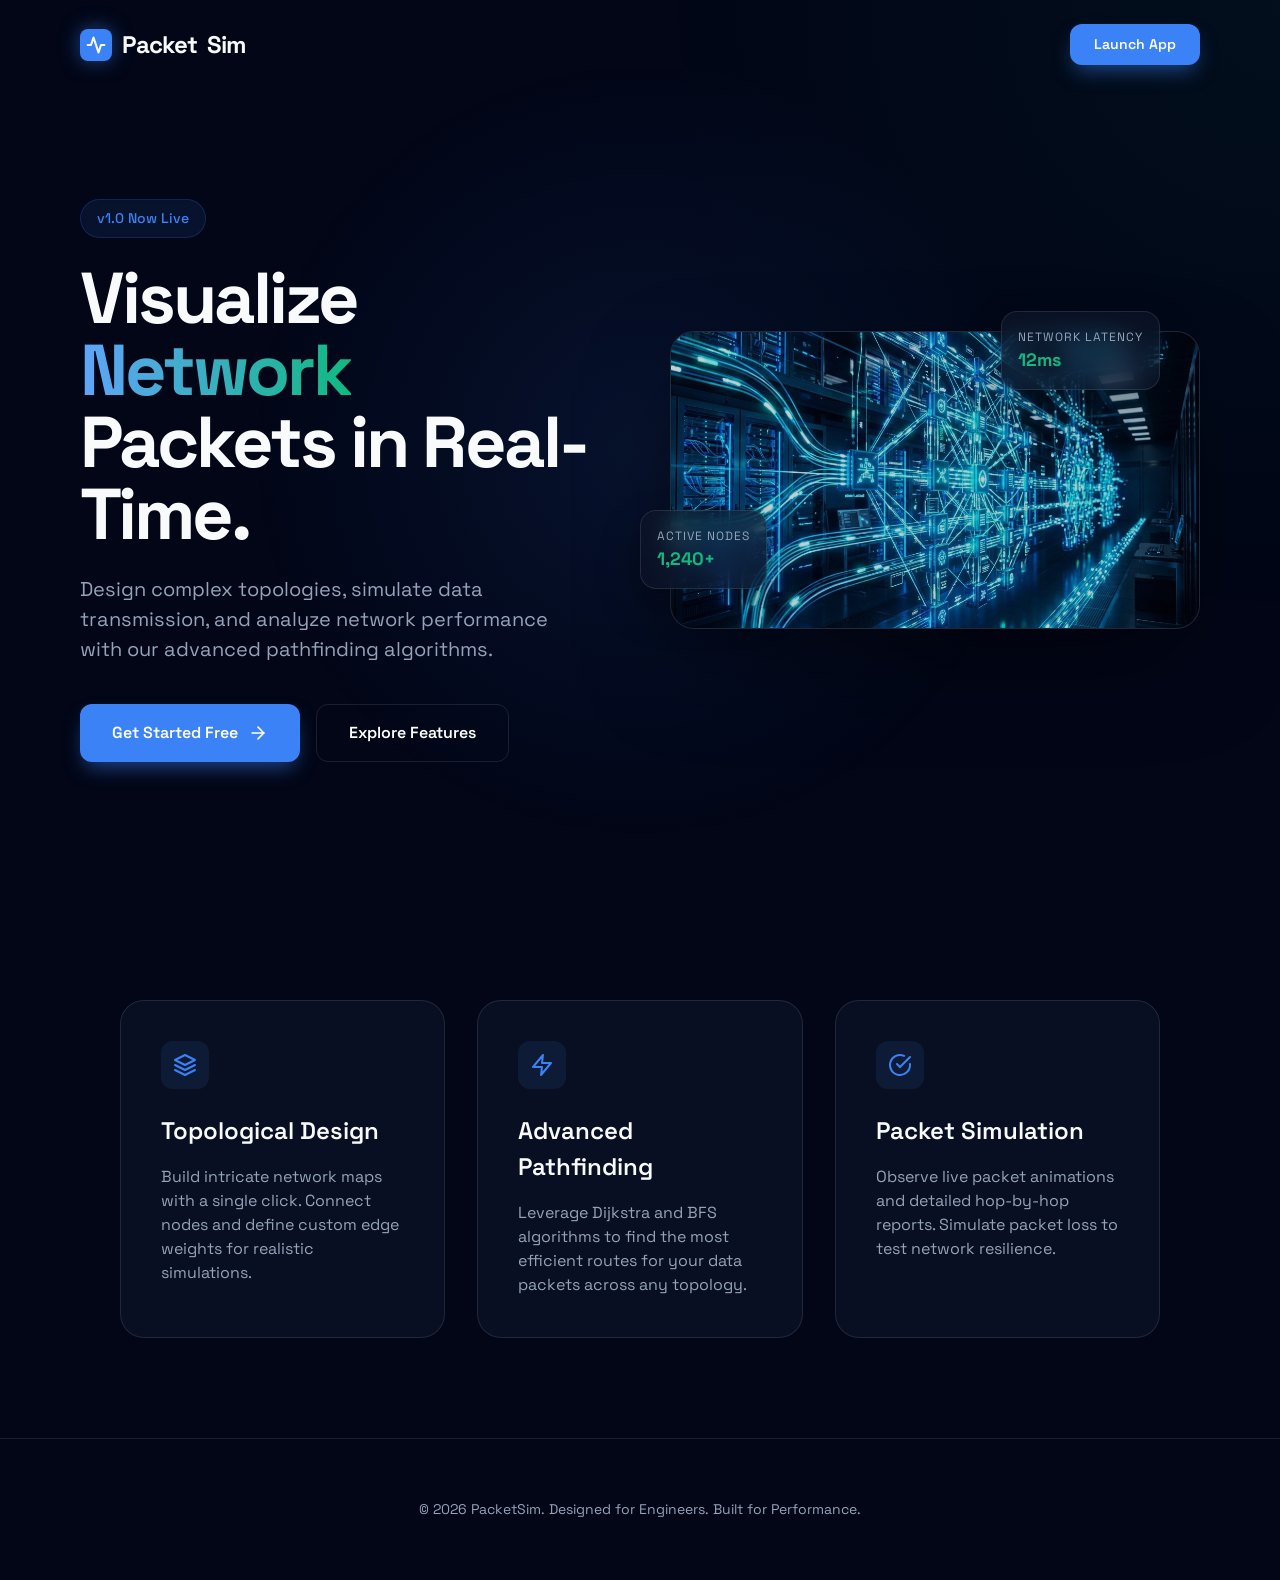
<file: packetsimulator-master/packetsimulator/src/main/resources/static/index_old.html>
<!DOCTYPE html>
<html lang="en">
<head>
    <meta charset="UTF-8">
    <meta name="viewport" content="width=device-width, initial-scale=1.0">
    <title>Network Packet Simulator | Visualize the Future of Networking</title>
    <link rel="stylesheet" href="css/landing.css">
</head>
<body>
    <div class="bg-mesh"></div>
    
    <nav>
        <div class="logo">
            <div class="logo-icon">
                <svg width="20" height="20" viewBox="0 0 24 24" fill="none" stroke="currentColor" stroke-width="2.5" stroke-linecap="round" stroke-linejoin="round"><polyline points="22 12 18 12 15 21 9 3 6 12 2 12"></polyline></svg>
            </div>
            Packet<span>Sim</span>
        </div>
        <div class="nav-links">
            <a href="simulator.html" class="btn btn-primary" style="padding: 10px 24px; font-size: 14px;">Launch App</a>
        </div>
    </nav>

    <main class="hero">
        <div class="hero-content">
            <div class="hero-badge">v1.0 Now Live</div>
            <h1 class="hero-title">Visualize <span>Network</span> Packets in Real-Time.</h1>
            <p class="hero-description">
                Design complex topologies, simulate data transmission, and analyze network performance with our advanced pathfinding algorithms.
            </p>
            <div class="hero-actions">
                <a href="simulator.html" class="btn btn-primary">
                    Get Started Free
                    <svg width="20" height="20" viewBox="0 0 24 24" fill="none" stroke="currentColor" stroke-width="2" stroke-linecap="round" stroke-linejoin="round"><line x1="5" y1="12" x2="19" y2="12"></line><polyline points="12 5 19 12 12 19"></polyline></svg>
                </a>
                <a href="#features" class="btn btn-secondary">Explore Features</a>
            </div>
        </div>

        <div class="hero-visual">
            <div class="visual-container">
                <img src="hero.png" alt="Network Visualization" class="visual-img">
            </div>
            
            <div class="floating-element f-1">
                <div class="stat-label">Network Latency</div>
                <div class="stat-value">12ms</div>
            </div>
            
            <div class="floating-element f-2">
                <div class="stat-label">Active Nodes</div>
                <div class="stat-value">1,240+</div>
            </div>
        </div>
    </main>

    <section id="features" class="features">
        <div class="feature-card">
            <div class="feature-icon">
                <svg width="24" height="24" viewBox="0 0 24 24" fill="none" stroke="currentColor" stroke-width="2" stroke-linecap="round" stroke-linejoin="round"><polygon points="12 2 2 7 12 12 22 7 12 2"></polygon><polyline points="2 17 12 22 22 17"></polyline><polyline points="2 12 12 17 22 12"></polyline></svg>
            </div>
            <h3 class="feature-title">Topological Design</h3>
            <p class="feature-desc">Build intricate network maps with a single click. Connect nodes and define custom edge weights for realistic simulations.</p>
        </div>

        <div class="feature-card">
            <div class="feature-icon">
                <svg width="24" height="24" viewBox="0 0 24 24" fill="none" stroke="currentColor" stroke-width="2" stroke-linecap="round" stroke-linejoin="round"><path d="M13 2L3 14h9l-1 8 10-12h-9l1-8z"></path></svg>
            </div>
            <h3 class="feature-title">Advanced Pathfinding</h3>
            <p class="feature-desc">Leverage Dijkstra and BFS algorithms to find the most efficient routes for your data packets across any topology.</p>
        </div>

        <div class="feature-card">
            <div class="feature-icon">
                <svg width="24" height="24" viewBox="0 0 24 24" fill="none" stroke="currentColor" stroke-width="2" stroke-linecap="round" stroke-linejoin="round"><path d="M22 11.08V12a10 10 0 1 1-5.93-9.14"></path><polyline points="22 4 12 14.01 9 11.01"></polyline></svg>
            </div>
            <h3 class="feature-title">Packet Simulation</h3>
            <p class="feature-desc">Observe live packet animations and detailed hop-by-hop reports. Simulate packet loss to test network resilience.</p>
        </div>
    </section>

    <footer style="padding: 60px 80px; border-top: 1px solid var(--border-color); text-align: center; color: var(--text-dim); font-size: 14px;">
        &copy; 2026 PacketSim. Designed for Engineers. Built for Performance.
    </footer>
</body>
</html>
</file>
<file: packetsimulator-master/packetsimulator/src/main/resources/static/css/landing.css>
@import url('https://fonts.googleapis.com/css2?family=Space+Grotesk:wght@300;400;500;600;700&display=swap');

:root {
    --primary: #3b82f6;
    --primary-glow: rgba(59, 130, 246, 0.5);
    --secondary: #10b981;
    --bg-dark: #020617;
    --card-bg: rgba(15, 23, 42, 0.6);
    --border-color: rgba(255, 255, 255, 0.1);
    --text-main: #f8fafc;
    --text-dim: #94a3b8;
}

* {
    margin: 0;
    padding: 0;
    box-sizing: border-box;
}

body {
    font-family: 'Space Grotesk', sans-serif;
    background-color: var(--bg-dark);
    color: var(--text-main);
    line-height: 1.5;
    overflow-x: hidden;
}

.landing-wrapper {
    position: relative;
    width: 100%;
    min-height: 100vh;
}

/* Background Animation */
.bg-mesh {
    position: fixed;
    top: 0;
    left: 0;
    width: 100%;
    height: 100%;
    background: radial-gradient(circle at 50% 50%, rgba(59, 130, 246, 0.1) 0%, transparent 50%),
                radial-gradient(circle at 100% 0%, rgba(16, 185, 129, 0.05) 0%, transparent 40%);
    z-index: -1;
}

/* Navbar */
nav {
    display: flex;
    justify-content: space-between;
    align-items: center;
    padding: 24px 80px;
    position: absolute;
    top: 0;
    width: 100%;
    z-index: 10;
}

.logo {
    font-size: 24px;
    font-weight: 700;
    letter-spacing: -1px;
    display: flex;
    align-items: center;
    gap: 10px;
}

.logo-icon {
    width: 32px;
    height: 32px;
    background: var(--primary);
    border-radius: 8px;
    display: flex;
    align-items: center;
    justify-content: center;
    box-shadow: 0 0 20px var(--primary-glow);
}

/* Hero Section */
.hero {
    display: flex;
    align-items: center;
    justify-content: center;
    padding: 160px 80px 100px;
    min-height: 100vh;
    gap: 60px;
}

.hero-content {
    flex: 1;
    max-width: 600px;
}

.hero-badge {
    display: inline-flex;
    padding: 8px 16px;
    background: rgba(59, 130, 246, 0.1);
    border: 1px solid rgba(59, 130, 246, 0.2);
    border-radius: 100px;
    font-size: 14px;
    font-weight: 500;
    color: var(--primary);
    margin-bottom: 24px;
    backdrop-filter: blur(4px);
}

.hero-title {
    font-size: 72px;
    font-weight: 700;
    line-height: 1;
    letter-spacing: -3px;
    margin-bottom: 24px;
}

.hero-title span {
    background: linear-gradient(to right, #60a5fa, #10b981);
    -webkit-background-clip: text;
    -webkit-text-fill-color: transparent;
}

.hero-description {
    font-size: 20px;
    color: var(--text-dim);
    margin-bottom: 40px;
    max-width: 500px;
}

.hero-actions {
    display: flex;
    gap: 16px;
}

.btn {
    padding: 16px 32px;
    border-radius: 12px;
    font-size: 16px;
    font-weight: 600;
    text-decoration: none;
    transition: all 0.3s ease;
    cursor: pointer;
    display: inline-flex;
    align-items: center;
    gap: 10px;
}

.btn-primary {
    background: var(--primary);
    color: white;
    box-shadow: 0 10px 20px -5px var(--primary-glow);
}

.btn-primary:hover {
    transform: translateY(-2px);
    box-shadow: 0 15px 30px -5px var(--primary-glow);
    background: #2563eb;
}

.btn-secondary {
    background: transparent;
    color: white;
    border: 1px solid var(--border-color);
}

.btn-secondary:hover {
    background: rgba(255, 255, 255, 0.05);
    border-color: rgba(255, 255, 255, 0.2);
}

.hero-visual {
    flex: 1;
    position: relative;
}

.visual-container {
    width: 100%;
    aspect-ratio: 16/9;
    background: var(--card-bg);
    border: 1px solid var(--border-color);
    border-radius: 24px;
    overflow: hidden;
    position: relative;
    box-shadow: 0 40px 100px -20px rgba(0, 0, 0, 0.5);
    backdrop-filter: blur(20px);
}

.visual-img {
    width: 100%;
    height: 100%;
    object-fit: cover;
    opacity: 0.8;
}

/* Floating Elements */
.floating-element {
    position: absolute;
    background: var(--card-bg);
    border: 1px solid var(--border-color);
    padding: 16px;
    border-radius: 16px;
    backdrop-filter: blur(12px);
    box-shadow: 0 20px 40px rgba(0, 0, 0, 0.3);
    animation: float 6s ease-in-out infinite;
}

.f-1 { top: -20px; right: 40px; }
.f-2 { bottom: 40px; left: -30px; animation-delay: 2s; }

.stat-label { font-size: 12px; color: var(--text-dim); text-transform: uppercase; letter-spacing: 1px; }
.stat-value { font-size: 18px; font-weight: 700; color: var(--secondary); }

/* Features Section */
.features {
    padding: 100px 80px;
    max-width: 1200px;
    margin: 0 auto;
    display: grid;
    grid-template-columns: repeat(3, 1fr);
    gap: 32px;
}

.feature-card {
    background: var(--card-bg);
    border: 1px solid var(--border-color);
    padding: 40px;
    border-radius: 24px;
    transition: all 0.3s ease;
}

.feature-card:hover {
    border-color: var(--primary);
    transform: translateY(-8px);
    background: rgba(15, 23, 42, 0.8);
}

.feature-icon {
    width: 48px;
    height: 48px;
    background: rgba(59, 130, 246, 0.1);
    border-radius: 12px;
    display: flex;
    align-items: center;
    justify-content: center;
    color: var(--primary);
    margin-bottom: 24px;
}

.feature-title {
    font-size: 24px;
    font-weight: 600;
    margin-bottom: 16px;
}

.feature-desc {
    color: var(--text-dim);
}

@keyframes float {
    0%, 100% { transform: translateY(0); }
    50% { transform: translateY(-20px); }
}

@media (max-width: 1024px) {
    .hero { flex-direction: column; padding: 120px 40px 60px; text-align: center; }
    .hero-title { font-size: 56px; }
    .hero-content { display: flex; flex-direction: column; align-items: center; }
    .features { grid-template-columns: 1fr; padding: 60px 20px; }
    nav { padding: 24px 40px; }
}
</file>
